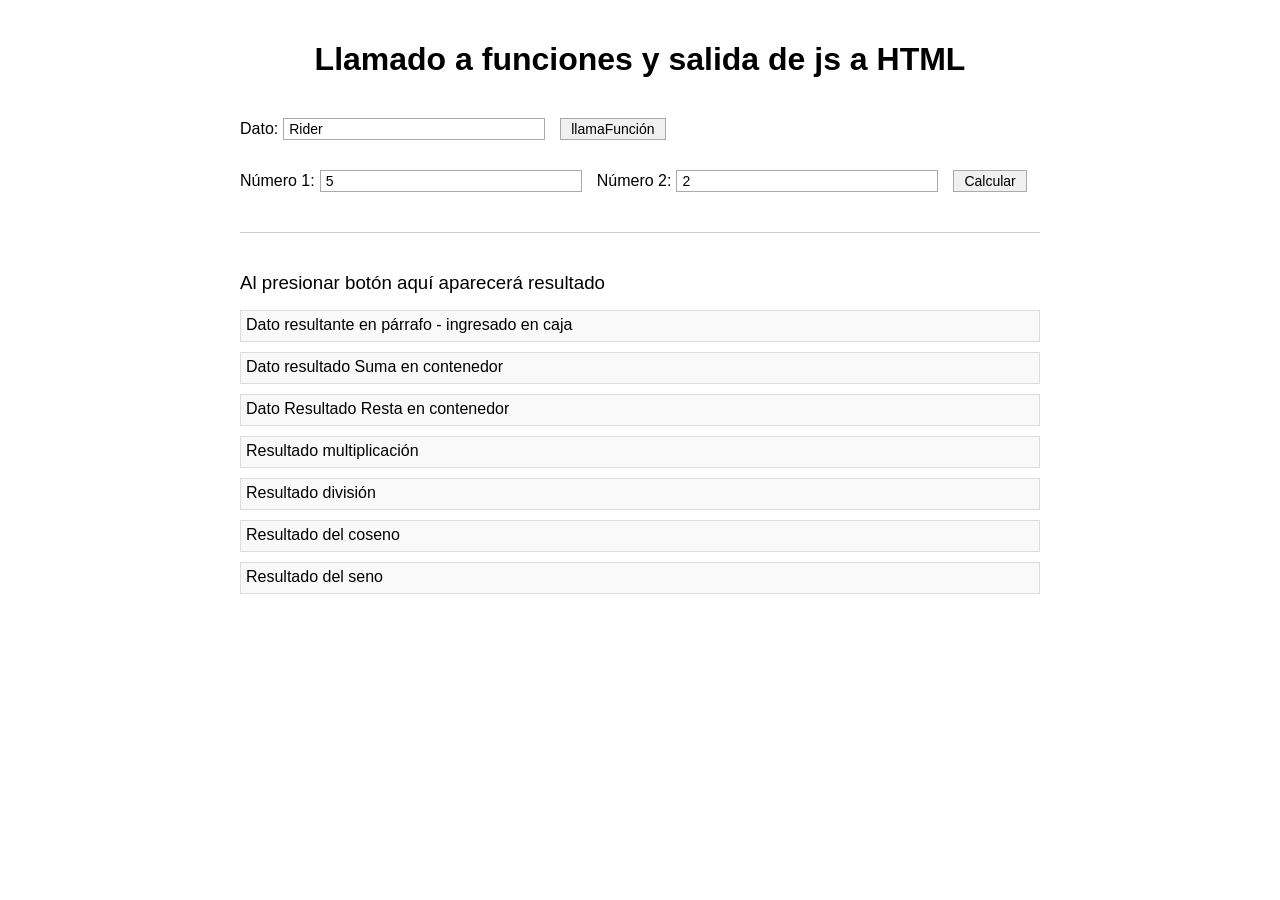
<file: index.html>
<!DOCTYPE html>
<html lang="es">
<head>
    <meta charset="UTF-8">
    <meta name="viewport" content="width=device-width, initial-scale=1.0">
    <title>Llamado a funciones y salida de js a HTML</title>
    <link rel="stylesheet" href="style.css">
</head>
<body>

    <div class="container">
        <h1>Llamado a funciones y salida de js a HTML</h1>

        <div class="row">
            <div class="form-group">
                <label for="inputDato">Dato:</label>
                <input type="text" id="inputDato" value="Rider">
            </div>
            <button id="btnLlamaFuncion">llamaFunción</button>
        </div>

        <div class="row">
            <div class="form-group">
                <label for="inputNum1">Número 1:</label>
                <input type="text" id="inputNum1" value="5">
            </div>
            <div class="form-group">
                <label for="inputNum2">Número 2:</label>
                <input type="text" id="inputNum2" value="2">
            </div>
            <button id="btnCalcular">Calcular</button>
        </div>

        <!-- Sección agregada según la nueva imagen -->
        <div class="resultados">
            <h3>Al presionar botón aquí aparecerá resultado</h3>
            <p id="pfoSalida">Dato resultante en párrafo - ingresado en caja</p>
            <div id="divSalidaSuma">Dato resultado Suma en contenedor</div>
            <div id="divSalidaResta">Dato Resultado Resta en contenedor</div>
            <div id="divSalidaMultiplica">Resultado multiplicación</div>
            <div id="divSalidaDivision">Resultado división</div>
            <div id="divSalidaCoseno">Resultado del coseno</div>
            <div id="divSalidaSeno">Resultado del seno</div>
        </div>
    </div>

    <script src="script.js"></script>
</body>
</html>
</file>
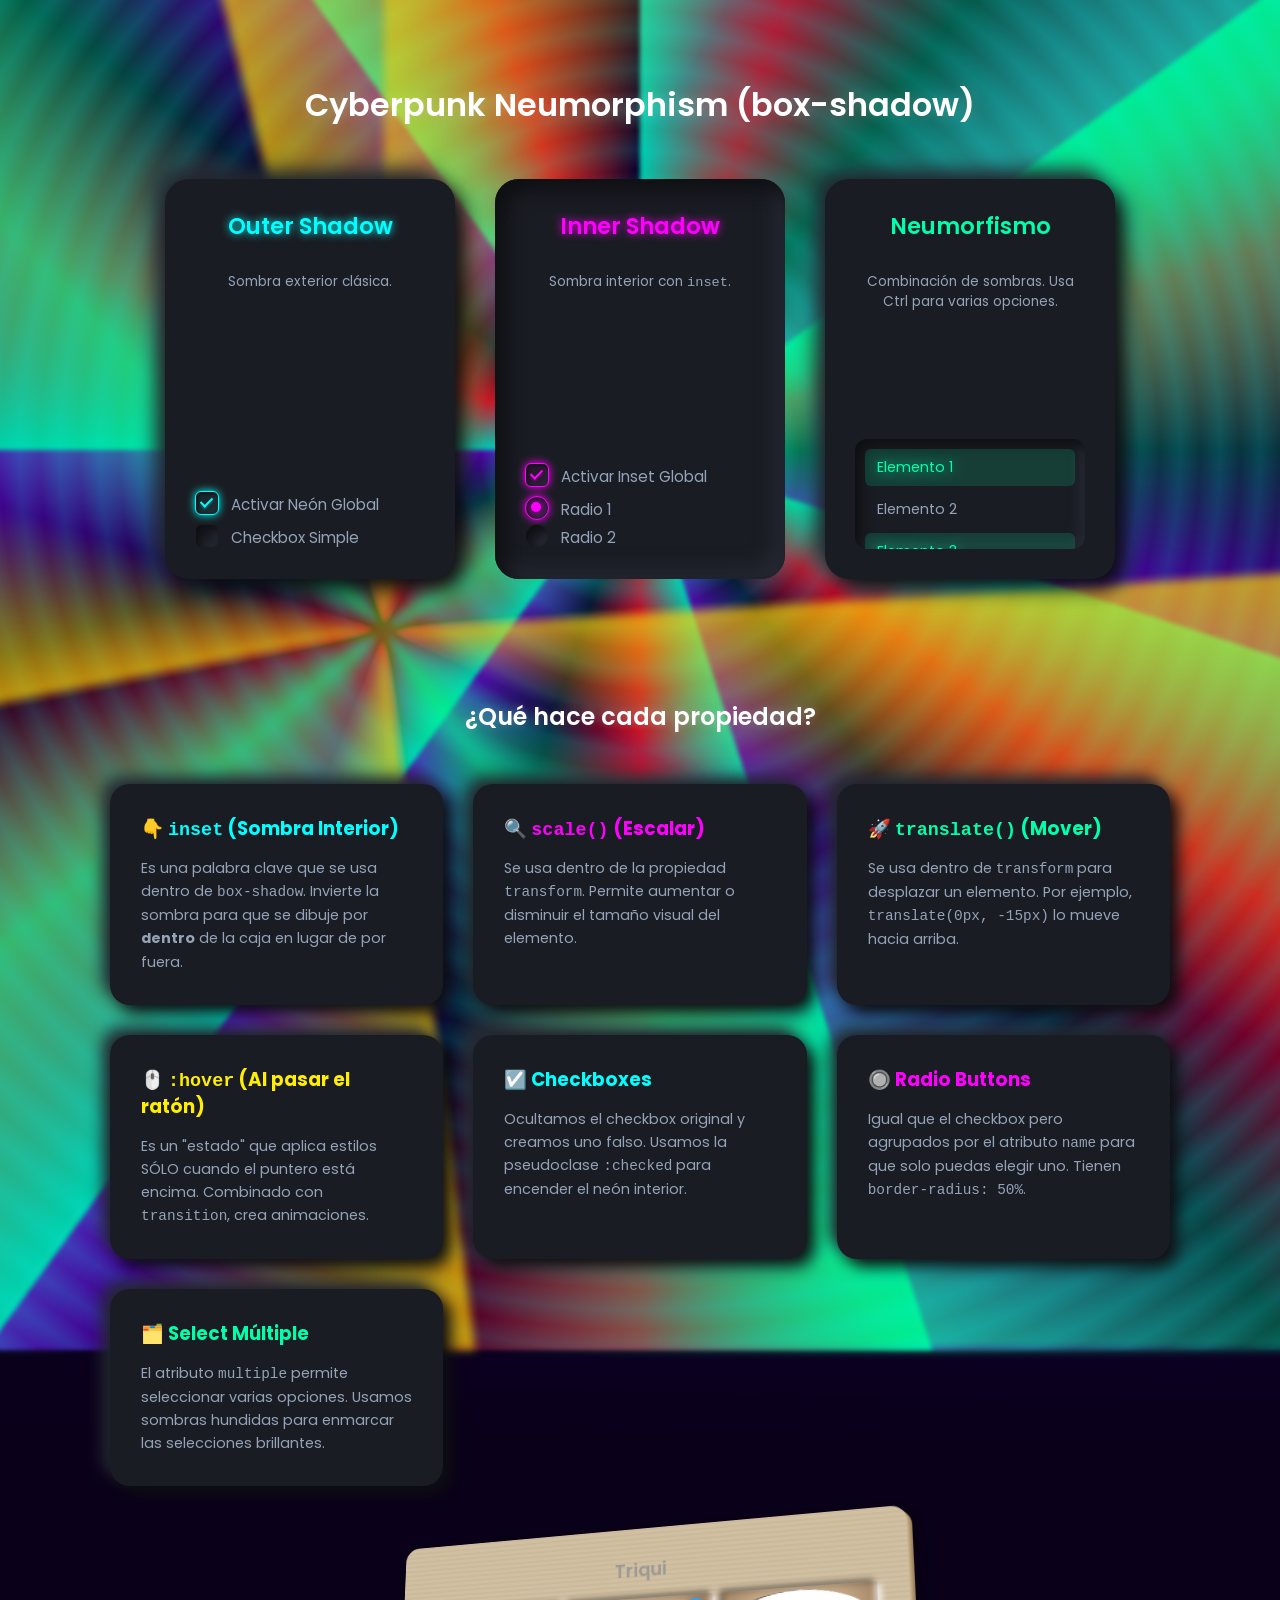
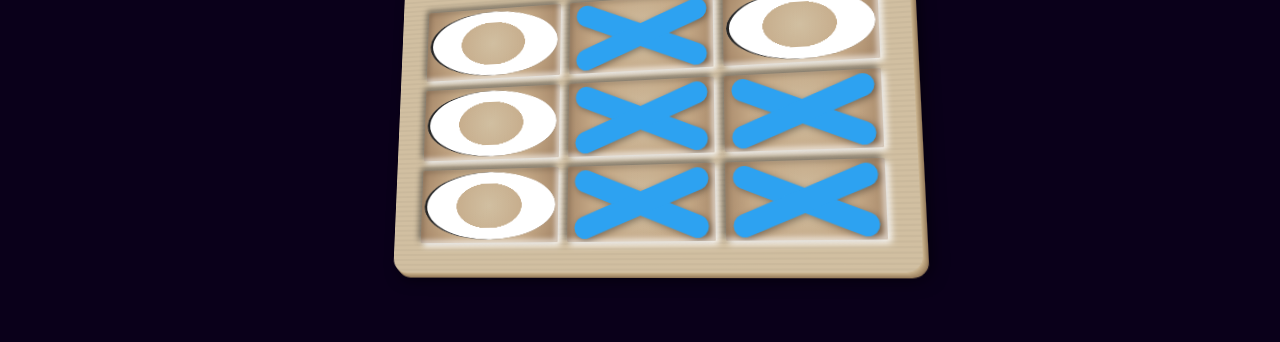
<file: shadows.html>
<!DOCTYPE html>
<html lang="es">
<head>
    <meta charset="UTF-8" />
    <meta name="viewport" content="width=device-width, initial-scale=1.0" />
    <title>Ejemplos de Sombras en CSS</title>
    <link rel="stylesheet" href="shadows.css" />
</head>
<body>
    <div class="main-wrapper">
        <!-- CONTROLES GLOBALES OCULTOS PARA EL HACK CSS -->
        <input type="checkbox" id="neon-toggle" name="neon-toggle" class="global-toggle" checked />
        <input type="checkbox" id="inner-toggle" name="inner-toggle" class="global-toggle" checked />

        <div class="content">
            <h1>Cyberpunk Neumorphism (box-shadow)</h1>
            
            <!-- TARJETAS PRINCIPALES (Con formularios integrados) -->
            <div class="container">
                
                <div class="card outer-shadow">
                    <h2>Outer Shadow</h2>
                    <p>Sombra exterior clásica.</p>
                    <div class="demo-form">
                        <!-- Controla el Neon Global -->
                        <div class="input-group">
                            <label for="neon-toggle" class="custom-checkbox-label label-neon-toggle">
                                <span class="checkmark cyan-neon">&nbsp;</span>
                                Activar Neón Global
                            </label>
                        </div>
                        
                        <!-- Checkbox Normal -->
                        <div class="input-group mt-10">
                            <input type="checkbox" id="simple-check" name="simple-check" class="hidden-input" />
                            <label for="simple-check" class="custom-checkbox-label">
                                <span class="checkmark cyan-neon">&nbsp;</span>
                                Checkbox Simple
                            </label>
                        </div>
                    </div>
                </div>

                <div class="card inner-shadow">
                    <h2>Inner Shadow</h2>
                    <p>Sombra interior con <code>inset</code>.</p>
                    <div class="demo-form">
                        <!-- Controla el Inset Global -->
                        <div class="input-group">
                            <label for="inner-toggle" class="custom-checkbox-label label-inner-toggle">
                                <span class="checkmark magenta-neon">&nbsp;</span>
                                Activar Inset Global
                            </label>
                        </div>
                        
                        <!-- Radios Normales para demostrar el funcionamiento -->
                        <div class="input-group mt-10">
                            <input type="radio" id="radio-1" name="demo-radio" value="opcion1" class="hidden-input" checked />
                            <label for="radio-1" class="custom-radio-label">
                                <span class="radiomark magenta-neon">&nbsp;</span>
                                Radio 1
                            </label>
                        </div>
                        <div class="input-group mt-5">
                            <input type="radio" id="radio-2" name="demo-radio" value="opcion2" class="hidden-input" />
                            <label for="radio-2" class="custom-radio-label">
                                <span class="radiomark magenta-neon">&nbsp;</span>
                                Radio 2
                            </label>
                        </div>
                    </div>
                </div>
                
                <div class="card neumorphism">
                    <h2>Neumorfismo</h2>
                    <p>Combinación de sombras. Usa Ctrl para varias opciones.</p>
                    <div class="demo-form w-100">
                        <select id="multi-select" name="multi-select" class="custom-select" multiple aria-label="Selección múltiple">
                            <option value="1" selected>Elemento 1</option>
                            <option value="2">Elemento 2</option>
                            <option value="3" selected>Elemento 3</option>
                        </select>
                    </div>
                </div>

            </div>

            <!-- EXPLICACIONES -->
            <div class="explanation">
                <h2>¿Qué hace cada propiedad?</h2>
                <div class="grid">
                    <div class="info-card cyan-card">
                        <h3>👇 <code>inset</code> (Sombra Interior)</h3>
                        <p>Es una palabra clave que se usa dentro de <code>box-shadow</code>. Invierte la sombra para que se dibuje por <strong>dentro</strong> de la caja en lugar de por fuera.</p>
                    </div>
                    
                    <div class="info-card magenta-card">
                        <h3>🔍 <code>scale()</code> (Escalar)</h3>
                        <p>Se usa dentro de la propiedad <code>transform</code>. Permite aumentar o disminuir el tamaño visual del elemento.</p>
                    </div>

                    <div class="info-card green-card">
                        <h3>🚀 <code>translate()</code> (Mover)</h3>
                        <p>Se usa dentro de <code>transform</code> para desplazar un elemento. Por ejemplo, <code>translate(0px, -15px)</code> lo mueve hacia arriba.</p>
                    </div>

                    <div class="info-card yellow-card">
                        <h3>🖱️ <code>:hover</code> (Al pasar el ratón)</h3>
                        <p>Es un "estado" que aplica estilos SÓLO cuando el puntero está encima. Combinado con <code>transition</code>, crea animaciones.</p>
                    </div>

                    <div class="info-card cyan-card">
                        <h3>☑️ Checkboxes</h3>
                        <p>Ocultamos el checkbox original y creamos uno falso. Usamos la pseudoclase <code>:checked</code> para encender el neón interior.</p>
                    </div>

                    <div class="info-card magenta-card">
                        <h3>🔘 Radio Buttons</h3>
                        <p>Igual que el checkbox pero agrupados por el atributo <code>name</code> para que solo puedas elegir uno. Tienen <code>border-radius: 50%</code>.</p>
                    </div>

                    <div class="info-card green-card">
                        <h3>🗂️ Select Múltiple</h3>
                        <p>El atributo <code>multiple</code> permite seleccionar varias opciones. Usamos sombras hundidas para enmarcar las selecciones brillantes.</p>
                    </div>
                </div>
            </div>

            <!-- TRIQUI (TIC-TAC-TOE) ESTATICO - IMAGEN MADERA -->
            <div class="triqui-container">
                <h2 class="triqui-title">Triqui</h2>
                <div class="triqui-board">
                    <!-- Fila 1: O X O -->
                    <div class="triqui-slot"><div class="triqui-piece piece-o"></div></div>
                    <div class="triqui-slot"><div class="triqui-piece piece-x"></div></div>
                    <div class="triqui-slot"><div class="triqui-piece piece-o"></div></div>
                    
                    <!-- Fila 2: O X X -->
                    <div class="triqui-slot"><div class="triqui-piece piece-o"></div></div>
                    <div class="triqui-slot"><div class="triqui-piece piece-x"></div></div>
                    <div class="triqui-slot"><div class="triqui-piece piece-x"></div></div>
                    
                    <!-- Fila 3: O X X -->
                    <div class="triqui-slot"><div class="triqui-piece piece-o"></div></div>
                    <div class="triqui-slot"><div class="triqui-piece piece-x"></div></div>
                    <div class="triqui-slot"><div class="triqui-piece piece-x"></div></div>
                </div>
            </div>

        </div>
    </div>
</body>
</html>
</file>
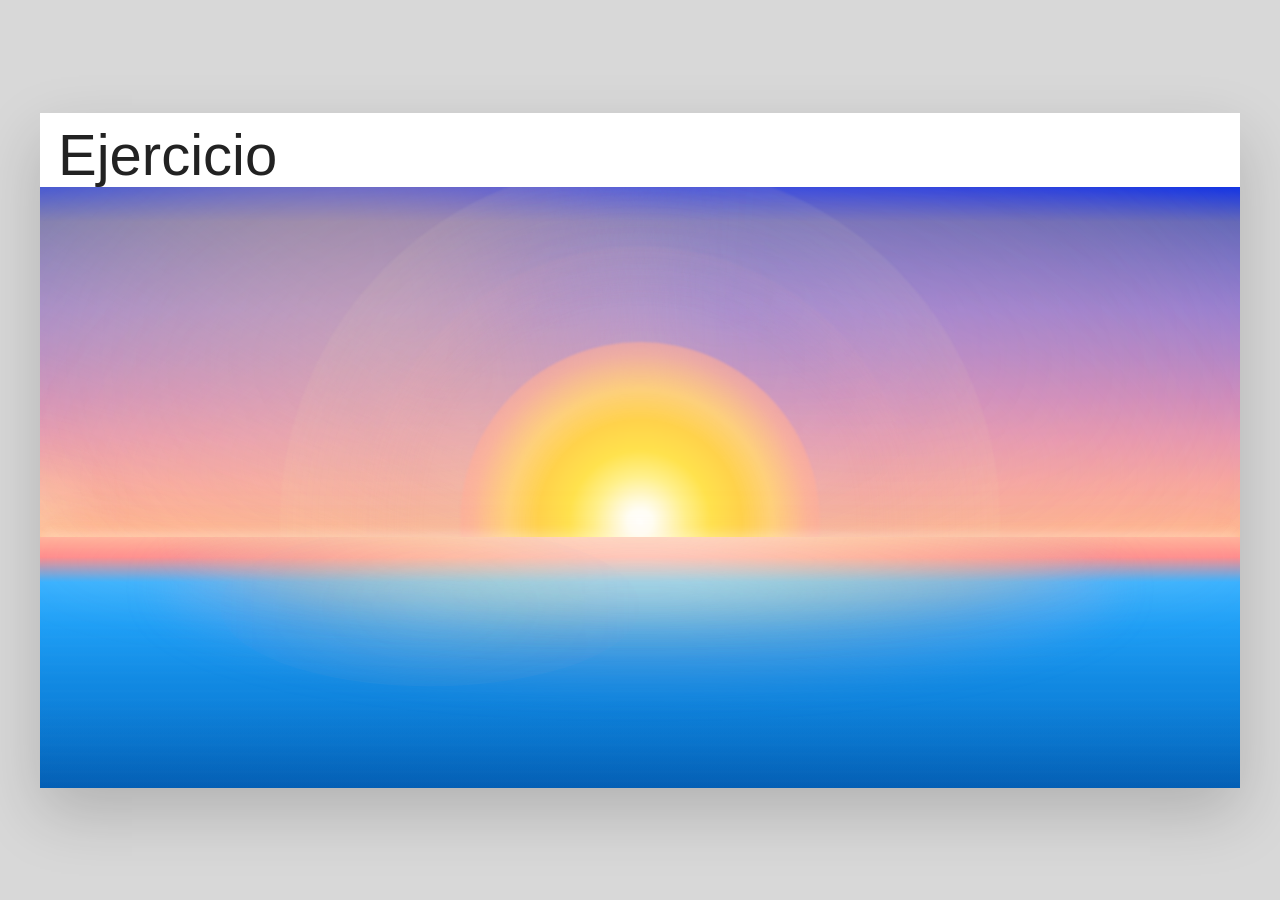
<file: ordenado/ejercicio 4.html>
<!DOCTYPE html>
<html lang="es">

<head>

    <meta charset="UTF-8">

    <meta name="viewport"
          content="width=device-width, initial-scale=1.0">

    <title>Atardecer</title>

    <link rel="stylesheet" href="style.css">

</head>

<body>

<div class="scene">

    <!-- Barra superior -->

    <header class="top">

        <h1>Ejercicio</h1>

    </header>

    <!-- Fondo del atardecer -->

    <section class="sky">

    <div class="sun"></div>

    <div class="sunlight"></div>

    <div class="light-left"></div>

    <div class="light-right"></div>

    <div class="glow"></div>

</section>

        <!-- Todo el cielo se dibujará con CSS -->

    </section>

    <!-- Horizonte -->

    <div class="line"></div>

    <!-- Agua -->

<section class="water">

    <div class="water-glow"></div>

    <div class="reflection"></div>

    <div class="waves"></div>

    <div class="mist"></div>

</section>
</div>

</body>

</html>
</file>
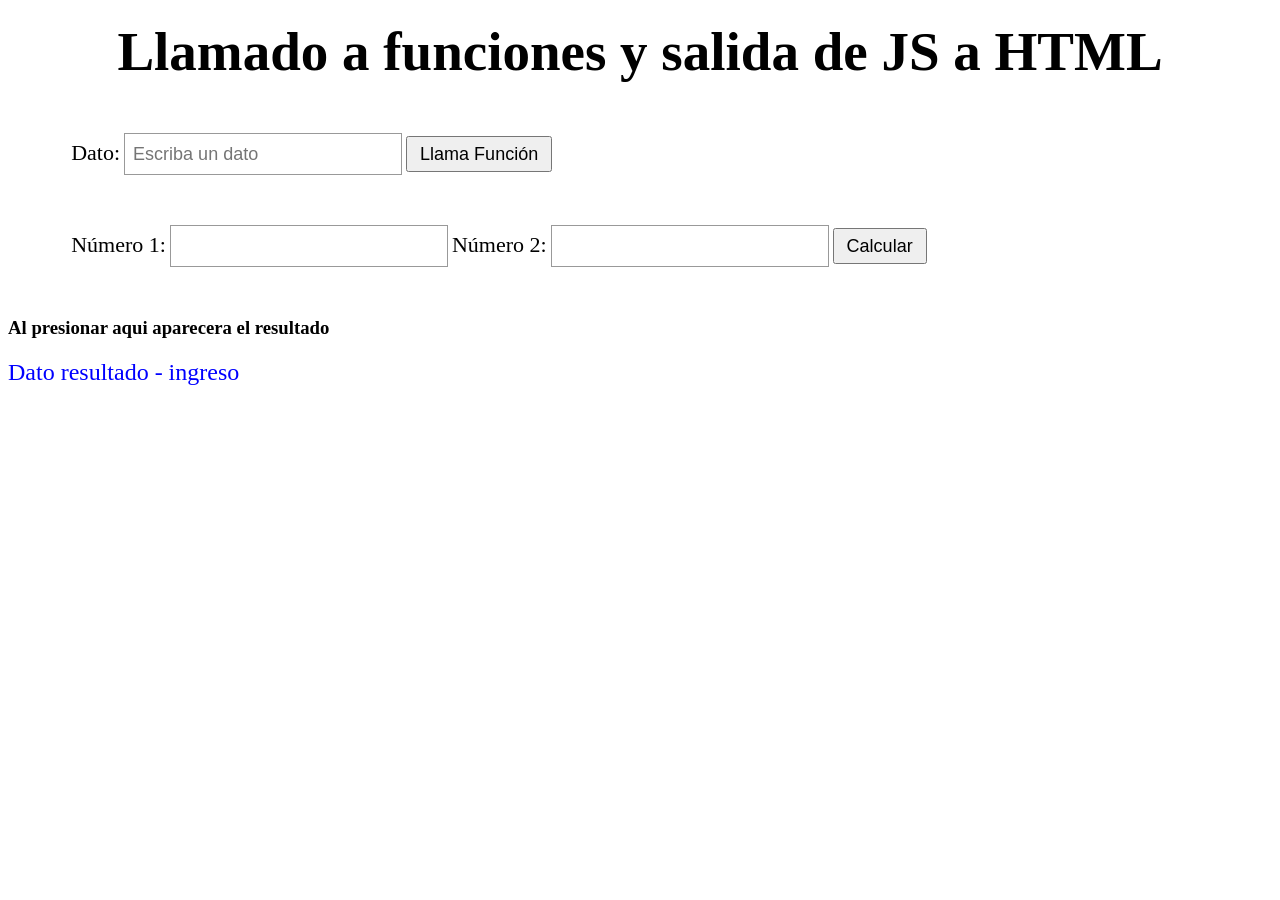
<file: ordenado/inicio_js.html>
<!DOCTYPE html>
<html lang="es">
<head>
    <meta charset="UTF-8">
    <meta name="viewport" content="width=device-width, initial-scale=1.0">
    <title>Llamado a funciones y salida de JS a HTML</title>

    <style>
        body {
            font-family: Georgia, serif;
            background: white;
        }

        h1 {
            text-align: center;
            font-size: 55px;
            margin-top: 20px;
            margin-bottom: 50px;
        }

        .contenedor {
            width: 90%;
            margin: auto;
        }

        .fila {
            margin-bottom: 50px;
        }

        label {
            font-size: 22px;
        }

        input {
            width: 260px;
            height: 32px;
            font-size: 18px;
            color: #000;
            border: 1px solid #999;
            padding: 4px 8px;
            background: #fff;
        }

        input:focus {
            outline: none;
            border-color: #666;
        }

        input:invalid {
            box-shadow: none;
        }

        button {
            height: 36px;
            font-size: 18px;
            cursor: pointer;
            padding: 0 12px;
        }

        #resultado,
        #resultado2 {
            margin-top: 20px;
            font-size: 24px;
            color: blue;
        }
    </style>

    <script>
        function llamarFuncion() {
            let dato = document.getElementById("dato").value.trim();

            if (dato === "") {
                document.getElementById("resultado").textContent =
                    "Por favor escribe un dato.";
                return;
            }

            document.getElementById("resultado").textContent =
                "Hola " + dato + ", esta es la salida de JavaScript.";
        }

        function calcular() {
            let n1 = parseFloat(document.getElementById("n1").value);
            let n2 = parseFloat(document.getElementById("n2").value);

            if (isNaN(n1) || isNaN(n2)) {
                document.getElementById("resultado2").textContent =
                    "Por favor ingresa dos números válidos.";
                return;
            }

            let suma = n1 + n2;

            document.getElementById("resultado2").textContent =
                "Resultado: " + suma;
        }
    </script>
</head>

<body>

    <h1>Llamado a funciones y salida de JS a HTML</h1>

    <div class="contenedor">

        <div class="fila">
            <label for="dato">Dato:</label>

            <input
                type="text"
                id="dato"
                placeholder="Escriba un dato">

            <button type="button" onclick="llamarFuncion()">
                Llama Función
            </button>

            <div id="resultado"></div>
        </div>

        <div class="fila">
            <label for="n1">Número 1:</label>

            <input
                type="number"
                id="n1"
                step="any">

            <label for="n2">Número 2:</label>

            <input
                type="number"
                id="n2"
                step="any">

            <button type="button" onclick="calcular()">
                Calcular
            </button>

            <div id="resultado2"></div>
        </div>

    </div>
    
    <h3>Al presionar aqui aparecera el resultado</h3>
    <p id="resultado">Dato resultado - ingreso</p>
    


    
</body>
</html>
</file>
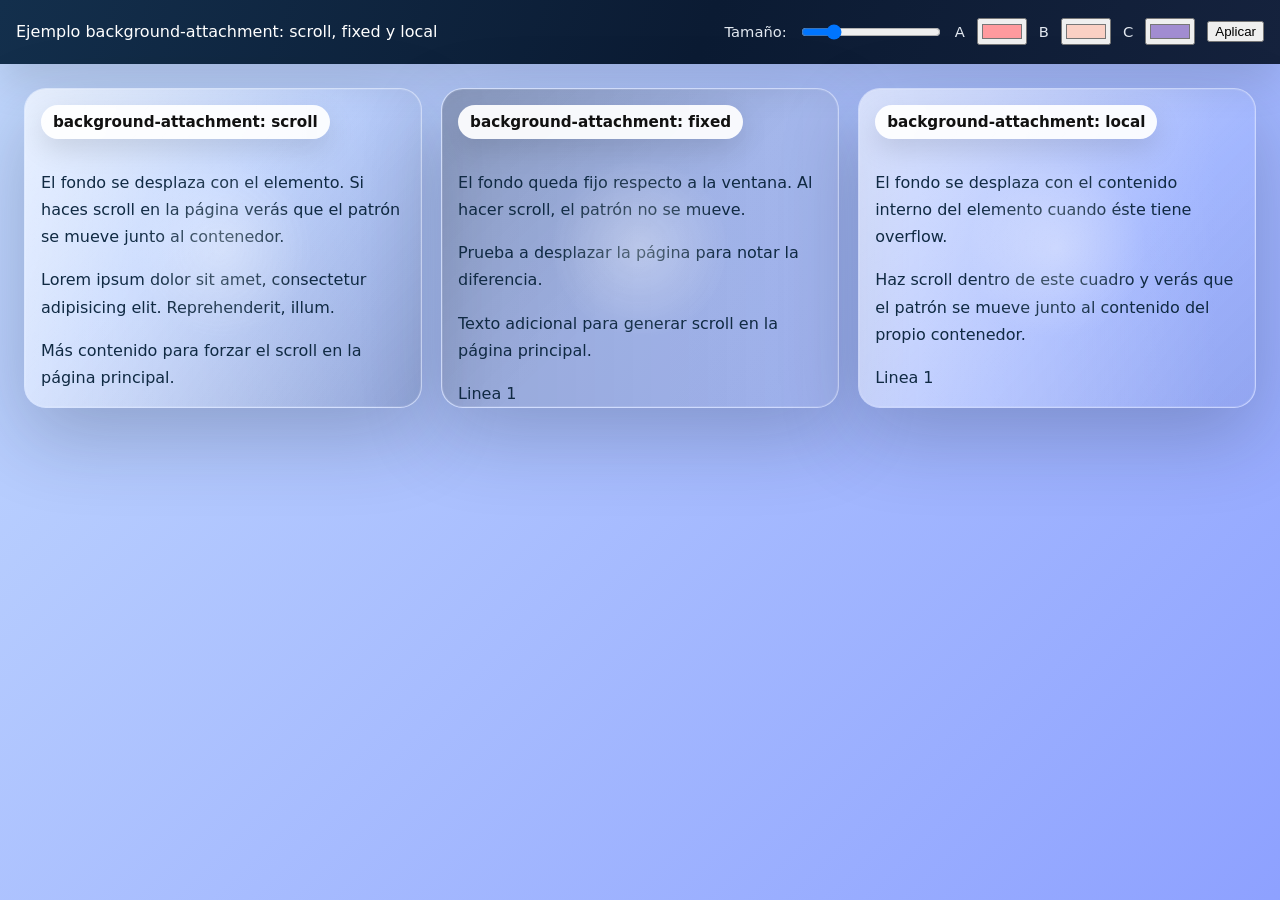
<file: ordenado/prueba.html>
<!doctype html>
<html lang="es">
<head>
  <meta charset="utf-8">
  <meta name="viewport" content="width=device-width,initial-scale=1">
  <title>Ejemplo background-attachment: scroll | fixed | local</title>
  <style>
    :root{
      --primary:#0f172a; /* fondo header */
      --card-a:#ff9a9e;
      --card-b:#fad0c4;
      --card-c:#a18cd1;
      --cell-height:320px;
      --gap:1.2rem;
      --radius:22px;
      --shadow:0 20px 60px rgba(15,23,42,.15);
      --bg-scroll: url("https://plus.unsplash.com/premium_photo-1711031505781-2a45c879ceac?fm=jpg&q=60&w=3000&auto=format&fit=crop&ixlib=rb-4.1.0&ixid=M3wxMjA3fDB8MHxzZWFyY2h8MXx8Zm90b2dyYWZpYSUyMGFydGlzdGljYXxlbnwwfHwwfHx8MA%3D%3D");
      --bg-fixed: url("https://plus.unsplash.com/premium_photo-1711031505781-2a45c879ceac?fm=jpg&q=60&w=3000&auto=format&fit=crop&ixlib=rb-4.1.0&ixid=M3wxMjA3fDB8MHxzZWFyY2h8MXx8Zm90b2dyYWZpYSUyMGFydGlzdGljYXxlbnwwfHwwfHx8MA%3D%3D");
      --bg-local: url("https://plus.unsplash.com/premium_photo-1711031505781-2a45c879ceac?fm=jpg&q=60&w=3000&auto=format&fit=crop&ixlib=rb-4.1.0&ixid=M3wxMjA3fDB8MHxzZWFyY2h8MXx8Zm90b2dyYWZpYSUyMGFydGlzdGljYXxlbnwwfHwwfHx8MA%3D%3D");
    }

    *{box-sizing:border-box}
    body {
      margin:0;
      min-height:100vh;
      font-family: system-ui, "Segoe UI", Arial, sans-serif;
      background: linear-gradient(135deg, #c3dafe 0%, #8b9eff 35%, #d8b4ff 70%, #ffe4ff 100%);
      background-size: 300% 300%;
      animation: surfaceFlow 20s ease infinite;
      color:#102a43;
    }
    header {
      padding:1.15rem 1rem;
      background: linear-gradient(110deg, #132f4c, #0b1b33 55%, #15223d);
      color:#fff;
      display:flex;
      gap:1rem;
      align-items:center;
      justify-content:space-between;
      box-shadow:0 18px 40px rgba(0,0,0,.12);
    }
    .controls{display:flex; flex-wrap:wrap; gap:.75rem; align-items:center}
    .controls label{color:#e2e8f0; font-size:.92rem}
    .controls input[type=range]{width:140px}

    .wrapper { display:flex; gap:var(--gap); padding:1.5rem; box-sizing:border-box; }
    .card {
      flex:1;
      border-radius:var(--radius);
      height:var(--cell-height);
      overflow-y:scroll;
      position:relative;
      box-shadow:0 28px 80px rgba(15,23,42,.24), inset 0 0 0 1px rgba(255,255,255,.12);
      border:1px solid rgba(255,255,255,.45);
      transition: transform .28s ease, box-shadow .28s ease, background-position .18s ease, border-color .28s ease;
      background-clip: padding-box;
      background-origin: border-box;
      background-position: center;
      background-size: cover;
      background-blend-mode: overlay;
      transform-style: preserve-3d;
    }
    .card:hover{transform: translateY(-14px) scale(1.01); box-shadow:0 36px 98px rgba(15,23,42,.28);}
    .card::before {
      content:'';
      position:absolute;
      inset:0;
      border-radius:inherit;
      pointer-events:none;
      background: radial-gradient(circle at var(--mouseX,50%) var(--mouseY,50%), rgba(255,255,255,.45), rgba(255,255,255,0) 35%);
      opacity:0.65;
      mix-blend-mode: screen;
      transition: opacity .2s ease, background-position .2s ease;
    }
    .card:hover::before{opacity:.78;}
    .label { position:absolute; left:16px; top:16px; background:rgba(255,255,255,0.92); padding:8px 12px; border-radius:999px; font-weight:700; font-size:.95rem; color:#111; box-shadow:0 10px 28px rgba(0,0,0,.12); }

    /* fondos diferenciados por tarjeta usando variables */
    .card.bg { background-repeat: no-repeat; background-position: center; }
     /* ahora permiten usar una imagen vía variable CSS --bg-scroll/--bg-fixed/--bg-local
       por ejemplo: :root{ --bg-scroll: url("ruta/imagen.jpg"); } */
       
    /* aplicar un linear-gradient hacia la derecha sobre cada fondo (overlay) */
    .scroll { background-image: linear-gradient(135deg, rgba(255,255,255,0.36), rgba(255,255,255,0.04) 42%, rgba(15,23,42,0.18)), linear-gradient(to right, rgba(255,255,255,0.42), rgba(255,255,255,0) 90%), var(--bg-scroll, repeating-linear-gradient(135deg, var(--card-a) 0 30px, var(--card-b) 30px 60px)); background-attachment: scroll; }
    .fixed { background-image: linear-gradient(135deg, rgba(0,0,0,0.28), rgba(255,255,255,0.06) 42%), linear-gradient(to right, rgba(0,0,0,0.24), rgba(0,0,0,0) 90%), var(--bg-fixed, repeating-linear-gradient(135deg, var(--card-b) 0 30px, var(--card-c) 30px 60px)); background-attachment: fixed; }
    .local { background-image: linear-gradient(135deg, rgba(255,255,255,0.32), rgba(255,255,255,0.02) 42%, rgba(15,23,42,0.14)), linear-gradient(to right, rgba(255,255,255,0.36), rgba(255,255,255,0) 90%), var(--bg-local, repeating-linear-gradient(135deg, var(--card-c) 0 30px, var(--card-a) 30px 60px)); background-attachment: local; }

    .content { padding:4rem 1rem 1rem; line-height:1.7; color:#102a43; }

    @keyframes surfaceFlow { 0% { background-position: 0% 50%; } 50% { background-position: 100% 50%; } 100% { background-position: 0% 50%; } }

    /* responsive */
    @media (max-width:900px){ .wrapper{flex-direction:column} }
  </style>
  <script>
    function applySettings(){
      const size = document.getElementById('size').value + 'px'
      const a = document.getElementById('colorA').value
      const b = document.getElementById('colorB').value
      const c = document.getElementById('colorC').value
      document.documentElement.style.setProperty('--cell-height', size)
      document.documentElement.style.setProperty('--card-a', a)
      document.documentElement.style.setProperty('--card-b', b)
      document.documentElement.style.setProperty('--card-c', c)
    }

    function attachMotionEffect(){
      const cards = document.querySelectorAll('.card.bg')
      cards.forEach(card => {
        card.addEventListener('mousemove', e => {
          const rect = card.getBoundingClientRect()
          const x = e.clientX - rect.left
          const y = e.clientY - rect.top
          const moveX = (x / rect.width - 0.5) * 18
          const moveY = (y / rect.height - 0.5) * 18
          card.style.transform = `translateY(-10px) rotateX(${ -moveY }deg) rotateY(${ moveX }deg)`
          card.style.backgroundPosition = `${50 + moveX}% ${50 + moveY}%`
          card.style.setProperty('--mouseX', `${(x / rect.width) * 100}%`)
          card.style.setProperty('--mouseY', `${(y / rect.height) * 100}%`)
          card.style.boxShadow = `0 ${20 - moveY}px ${50 + Math.abs(moveY)}px rgba(15,23,42,0.22)`
        })
        card.addEventListener('mouseleave', () => {
          card.style.transform = ''
          card.style.backgroundPosition = 'center'
          card.style.boxShadow = ''
        })
      })
    }

    window.addEventListener('DOMContentLoaded', ()=>{
      document.getElementById('apply').addEventListener('click', applySettings)
      attachMotionEffect()
    })
  </script>
</head>
<body>
  <header>
    <div>Ejemplo background-attachment: scroll, fixed y local</div>
    <div class="controls">
      <label for="size">Tamaño:</label>
      <input id="size" type="range" min="200" max="800" value="320">
      <label for="colorA">A</label><input id="colorA" type="color" value="#ff9a9e">
      <label for="colorB">B</label><input id="colorB" type="color" value="#fad0c4">
      <label for="colorC">C</label><input id="colorC" type="color" value="#a18cd1">
      <button id="apply" type="button">Aplicar</button>
    </div>

  </header>

  <div class="wrapper">
    <div class="card bg scroll">
      <div class="label">background-attachment: scroll</div>
      <div class="content">
        <p>El fondo se desplaza con el elemento. Si haces scroll en la página verás que el patrón se mueve junto al contenedor.</p>
        <!-- generar suficiente contenido -->
        <p>Lorem ipsum dolor sit amet, consectetur adipisicing elit. Reprehenderit, illum.</p>
        <p>Más contenido para forzar el scroll en la página principal.</p>
        <p>Texto de ejemplo.</p>
        <p>Linea 1</p>
        <p>Linea 2</p>
        <p>Linea 3</p>
        <p>Linea 4</p>
        <p>Linea 5</p>
        <p>Linea 6</p>
        <p>Linea 7</p>
        <p>Linea 8</p>
      </div>
    </div>

    <div class="card bg fixed">
      <div class="label">background-attachment: fixed</div>
      <div class="content">
        <p>El fondo queda fijo respecto a la ventana. Al hacer scroll, el patrón no se mueve.</p>
        <p>Prueba a desplazar la página para notar la diferencia.</p>
        <p>Texto adicional para generar scroll en la página principal.</p>
        <p>Linea 1</p>
        <p>Linea 2</p>
        <p>Linea 3</p>
        <p>Linea 4</p>
        <p>Linea 5</p>
        <p>Linea 6</p>
        <p>Linea 7</p>
        <p>Linea 8</p>
      </div>
    </div>

    <div class="card bg local">
      <div class="label">background-attachment: local</div>
      <div class="content">
        <p>El fondo se desplaza con el contenido interno del elemento cuando éste tiene overflow.</p>
        <p>Haz scroll dentro de este cuadro y verás que el patrón se mueve junto al contenido del propio contenedor.</p>
        <p>Linea 1</p>
        <p>Linea 2</p>
        <p>Linea 3</p>
        <p>Linea 4</p>
        <p>Linea 5</p>
        <p>Linea 6</p>
        <p>Linea 7</p>
        <p>Linea 8</p>
      </div>
    </div>
  </div>

</body>
</html>
</file>
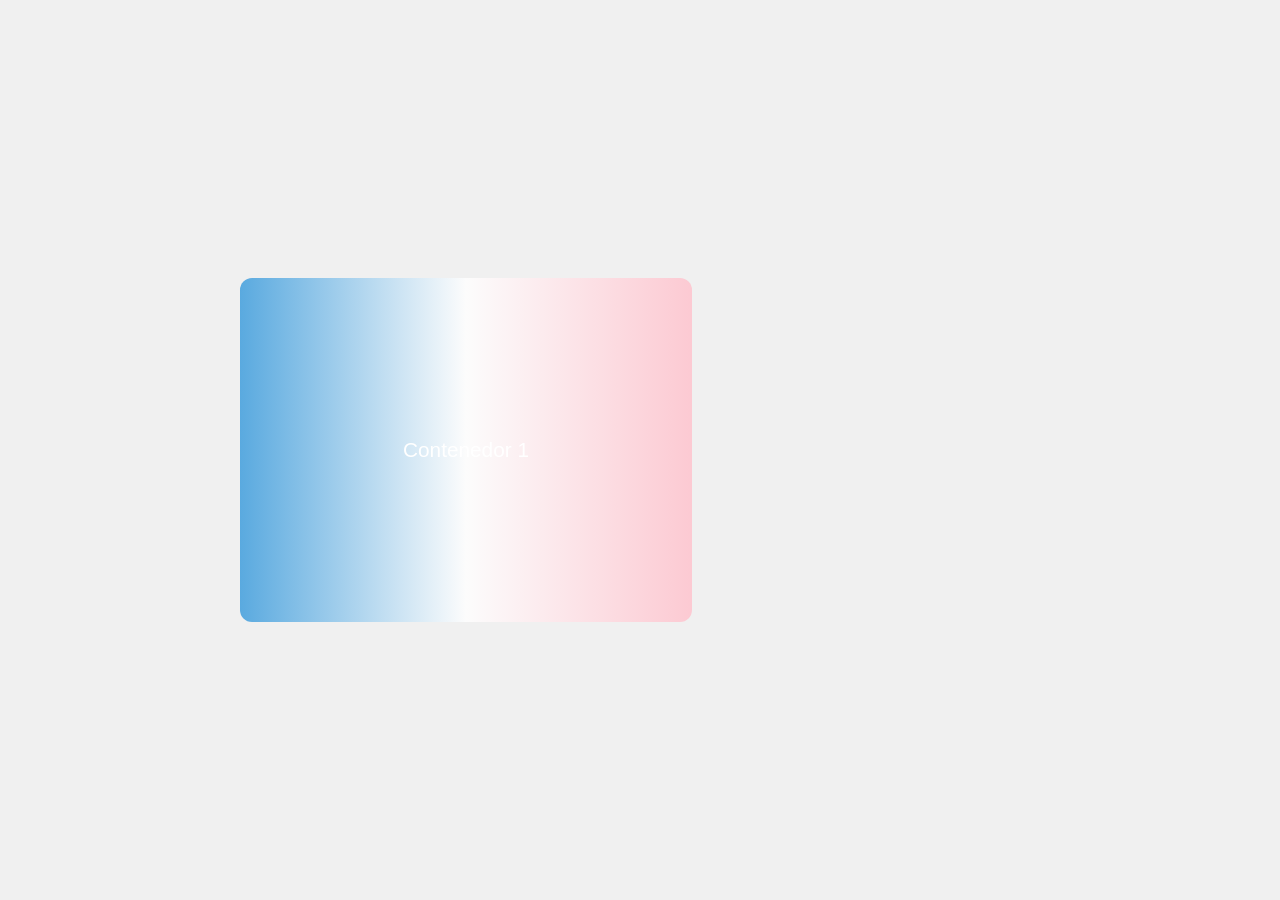
<file: ordenado/veamos.html>
<!DOCTYPE html>
<html lang="es">
<head>
    <meta charset="UTF-8">
    <meta name="viewport" content="width=device-width, initial-scale=1.0">
    <title>Cuatro Contenedores</title>
    <style>
        body {
            margin: 0;
            min-height: 100vh;
            display: flex;
            align-items: center;
            justify-content: center;
            background-color: #f0f0f0;
            font-family: Arial, sans-serif;
        }
        .wrapper {
            width: 90vmin;
            max-width: 800px;
            display: grid;
            grid-template-columns: repeat(2, 1fr);
            gap: 24px;
        }
        .container {
            width: 100%;
            min-height: 280px;
            color: white;
            display: flex;
            align-items: center;
            justify-content: center;
            border-radius: 12px;
            text-align: center;
            padding: 2rem;
            font-size: 1.3rem;
        }
        .container1 {
            background: linear-gradient(270deg, rgba(255, 192, 203, 0.8) 0%, rgba(255, 255, 255, 0.8) 50%, rgba(52, 152, 219, 0.8) 100%);
        }
   
    </style>
</head>
<body>
        <div class="wrapper">
        <div class="container container1">Contenedor 1</div>
    </div>
</body>
</html>
</file>
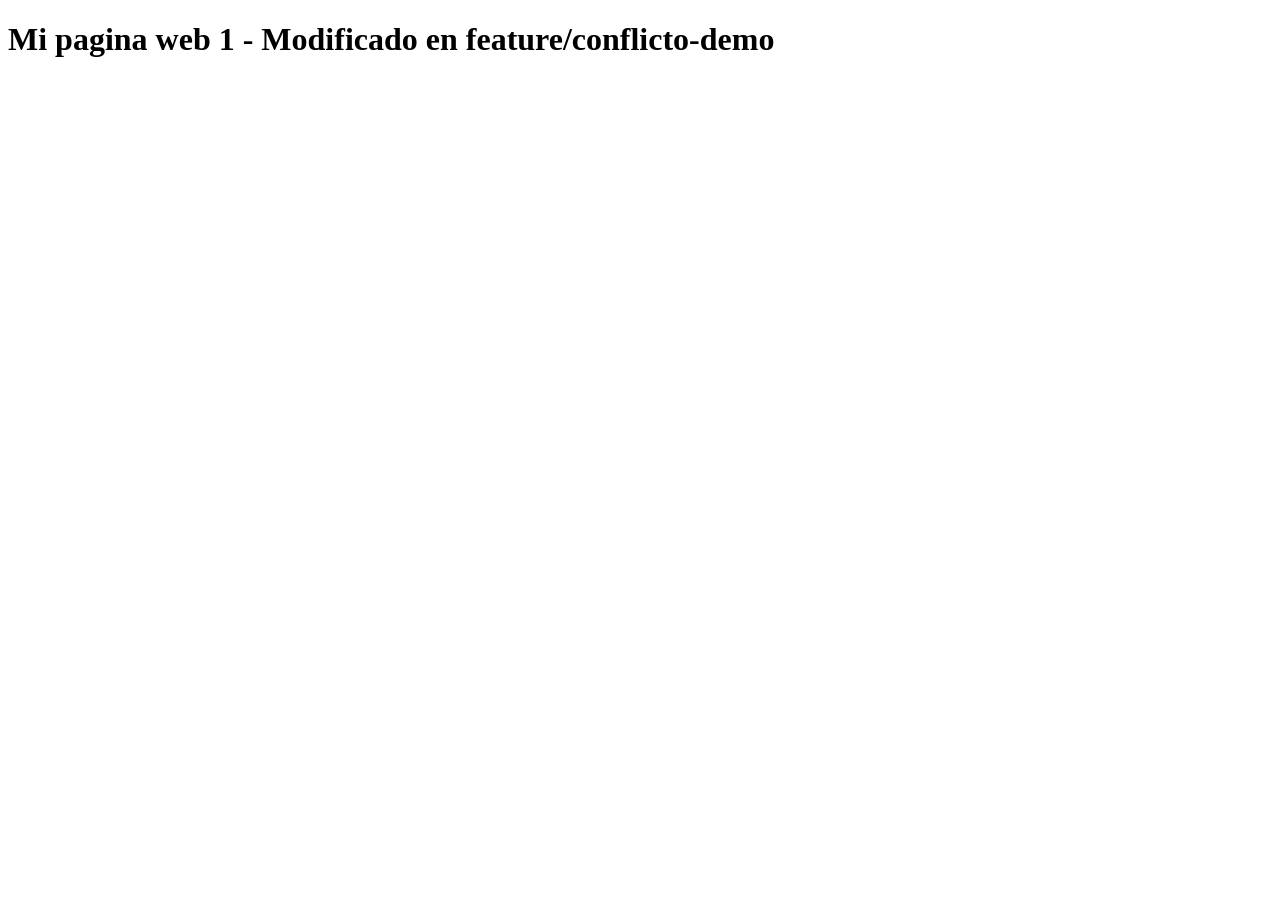
<file: practica1/adso.html>
<!DOCTYPE html>
<html lang="es">

<head>
    <meta charset="UTF-8">
    <meta name="viewport" content="width=device-width, initial-scale=1.0">
    <title>Practica ADSO</title>
</head>

<body>
    <h1>Mi pagina web 1 - Modificado en feature/conflicto-demo</h1>
</body>

</html>
</file>
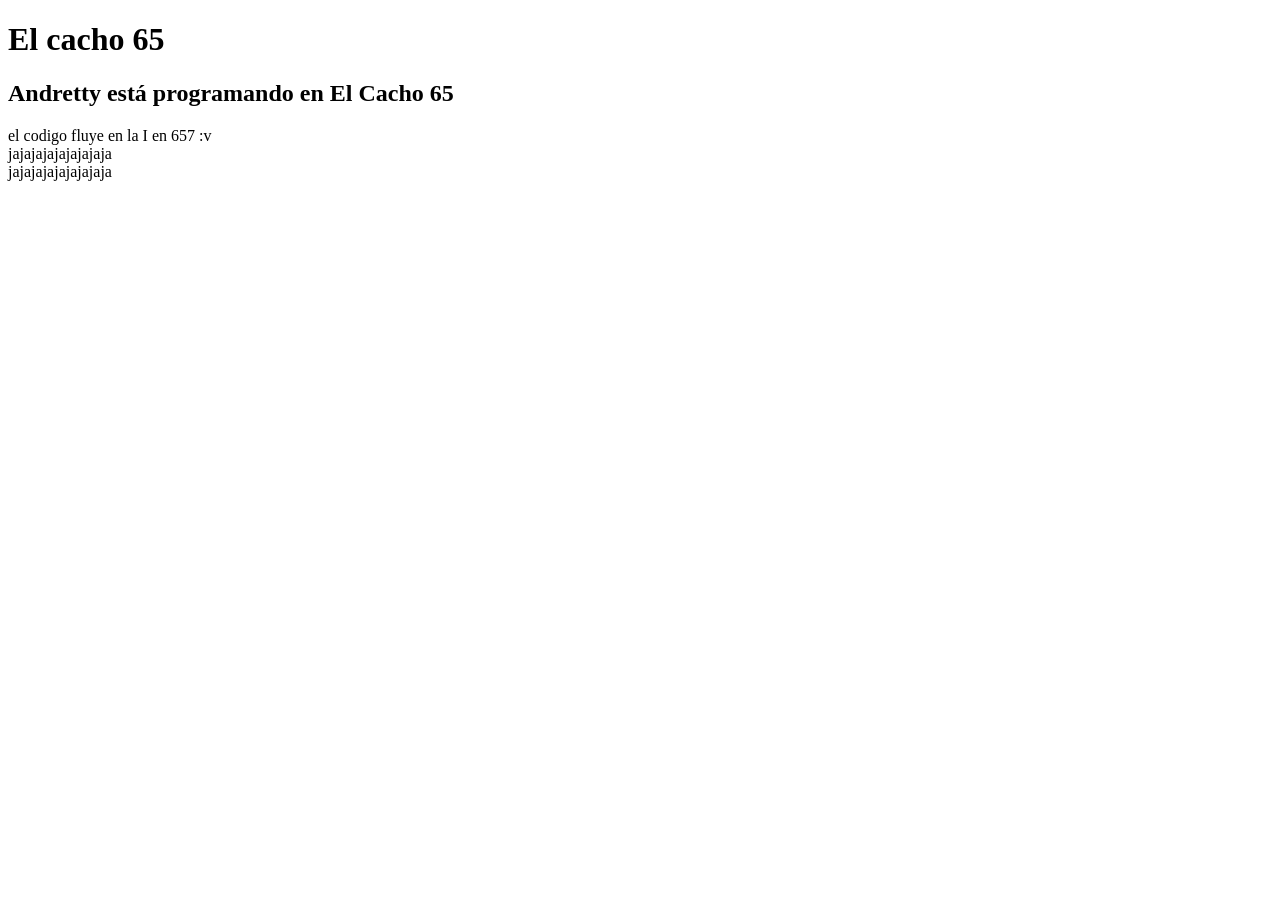
<file: 25_agosto/taller-coderider-ramas/src/andretty_elcacho.html>
<!DOCTYPE html>
<html lang="en">

<head>
    <meta charset="UTF-8">
    <meta name="viewport" content="width=device-width, initial-scale=1.0">
    <title>Document</title>
</head>

<body>
    <h1>El cacho 65</h1>
    <h2>Andretty está programando en El Cacho 65</h2>
    <p>el codigo fluye en la I en 657
        :v
        <br>
        jajajajajajajajaja
        <br>
        jajajajajajajajaja
    </p>

</body>

</html>
</file>
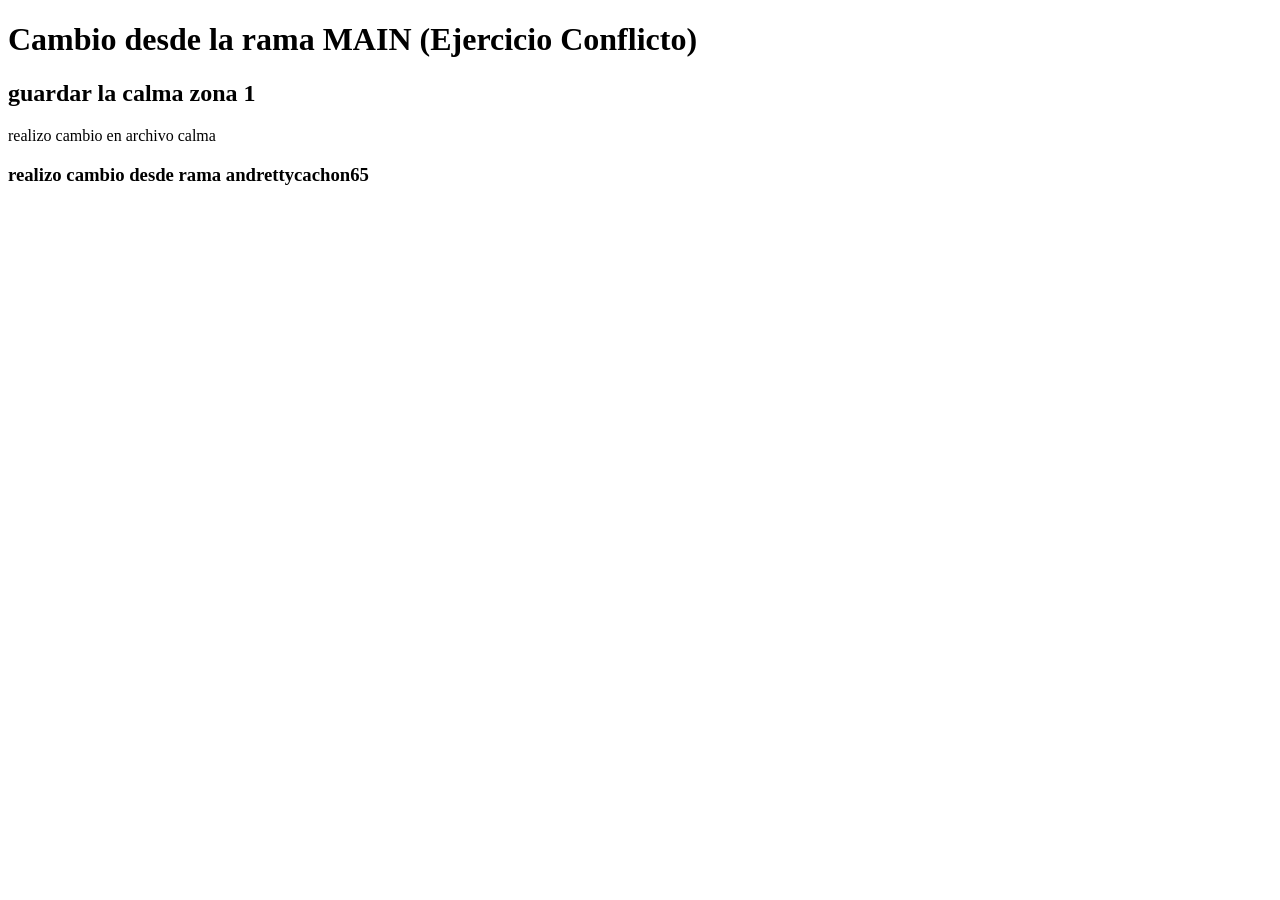
<file: 25_agosto/taller-coderider-ramas/src/calma.html>
<!DOCTYPE html>
<html lang="en">

<head>
    <meta charset="UTF-8">
    <meta name="viewport" content="width=device-width, initial-scale=1.0">
    <title>Document</title>
</head>

<body>
    <h1>Cambio desde la rama MAIN (Ejercicio Conflicto)</h1>
    <h2> guardar la calma zona 1 </h2>
    <p>
        realizo cambio en archivo calma
    </p>
    <h3>realizo cambio desde rama andrettycachon65
    </h3>
</body>

</html>
</file>
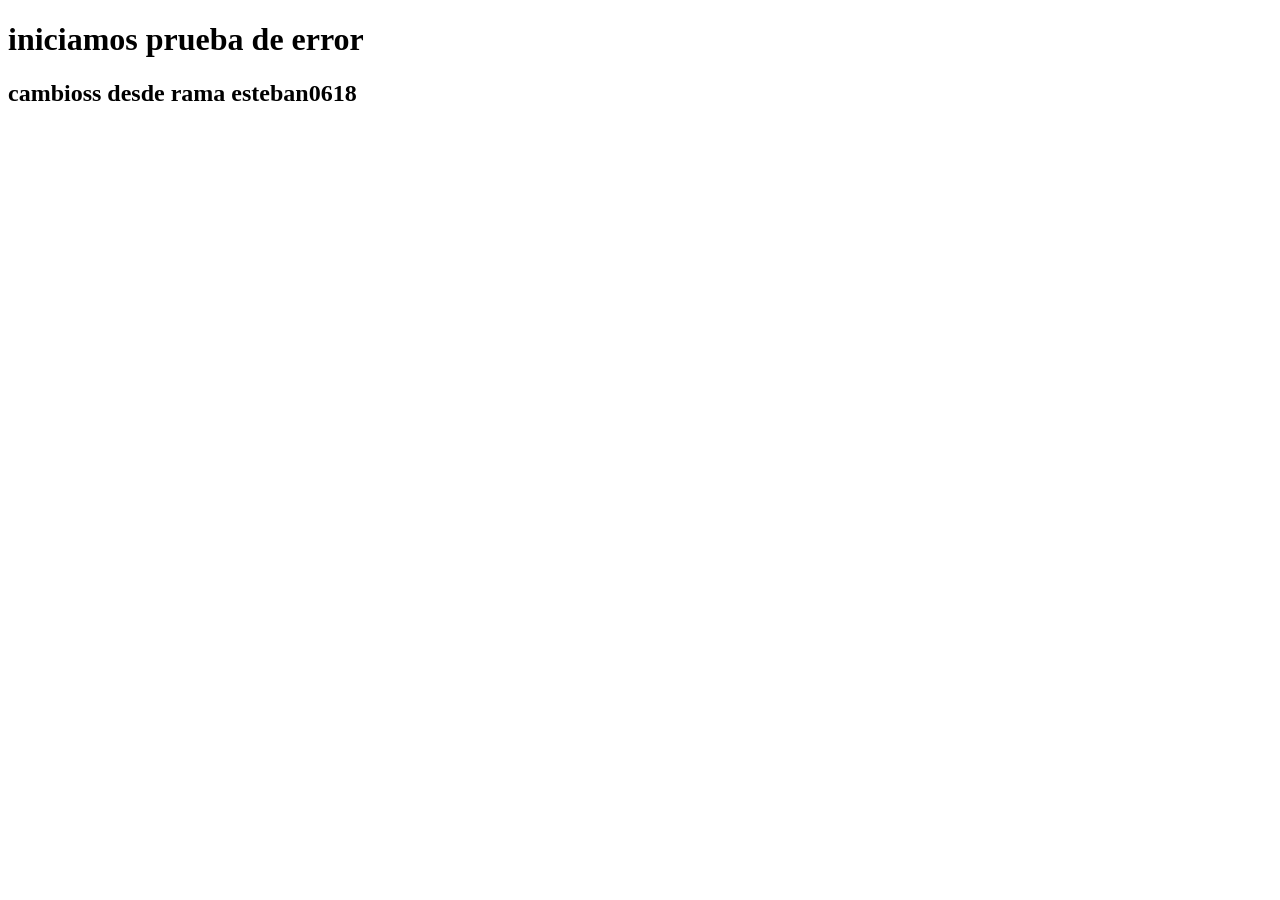
<file: 25_agosto/taller-coderider-ramas/src/esteban0618.html>
<!DOCTYPE html>
<html lang="en">

<head>
    <meta charset="UTF-8">
    <meta name="viewport" content="width=device-width, initial-scale=1.0">
    <title>Document</title>
</head>

<body>
    <h1> iniciamos prueba de error</h1>
    <h2> cambioss desde rama esteban0618</h2>
</body>

</html>
</file>
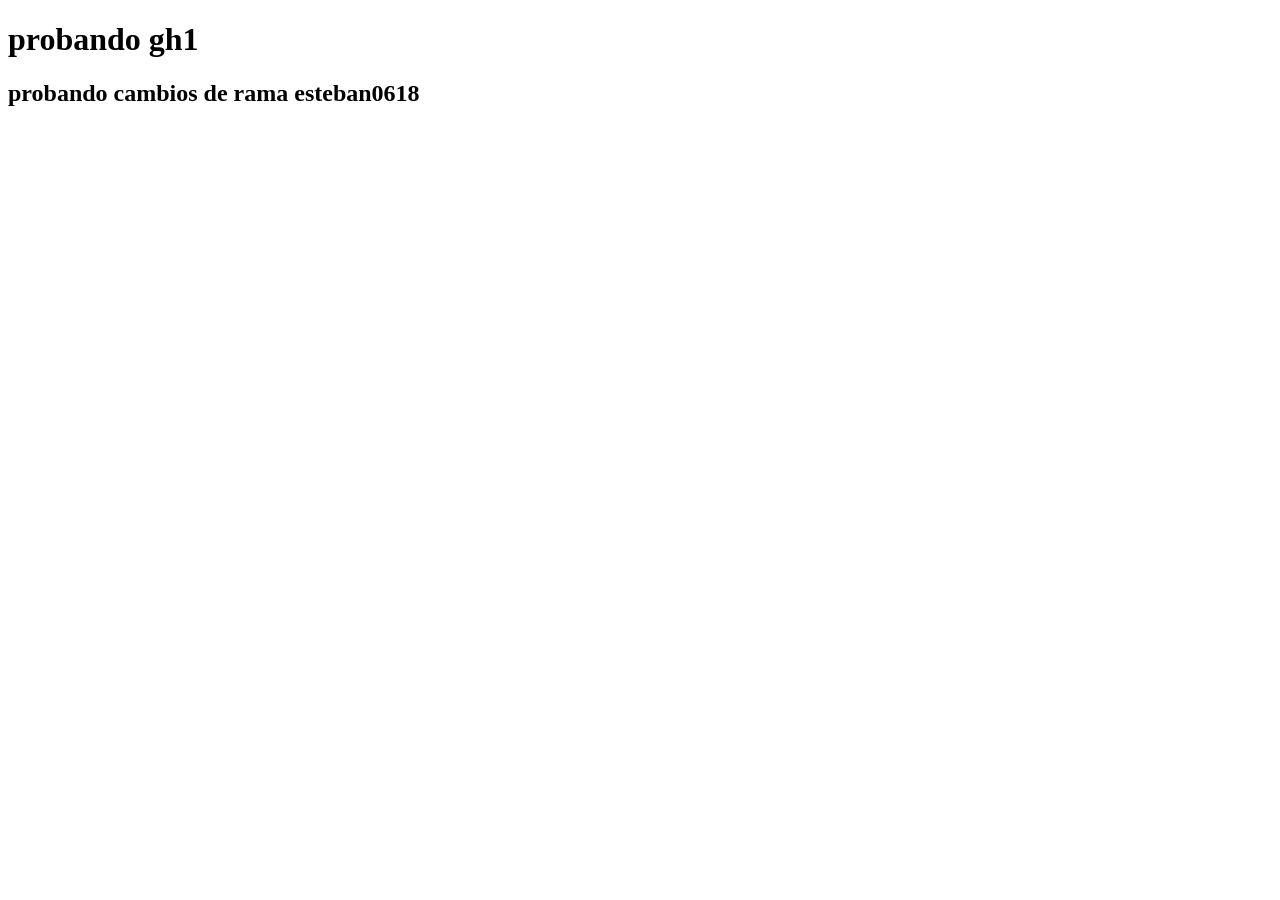
<file: 25_agosto/taller-coderider-ramas/src/salazar1899.html>
<!DOCTYPE html>
<html lang="en">

<head>
    <meta charset="UTF-8">
    <meta name="viewport" content="width=device-width, initial-scale=1.0">
    <title>Document</title>
</head>

<body>
    <h1> probando gh1</h1>
    <h2> probando cambios de rama esteban0618</h2>
</body>

</html>
</file>
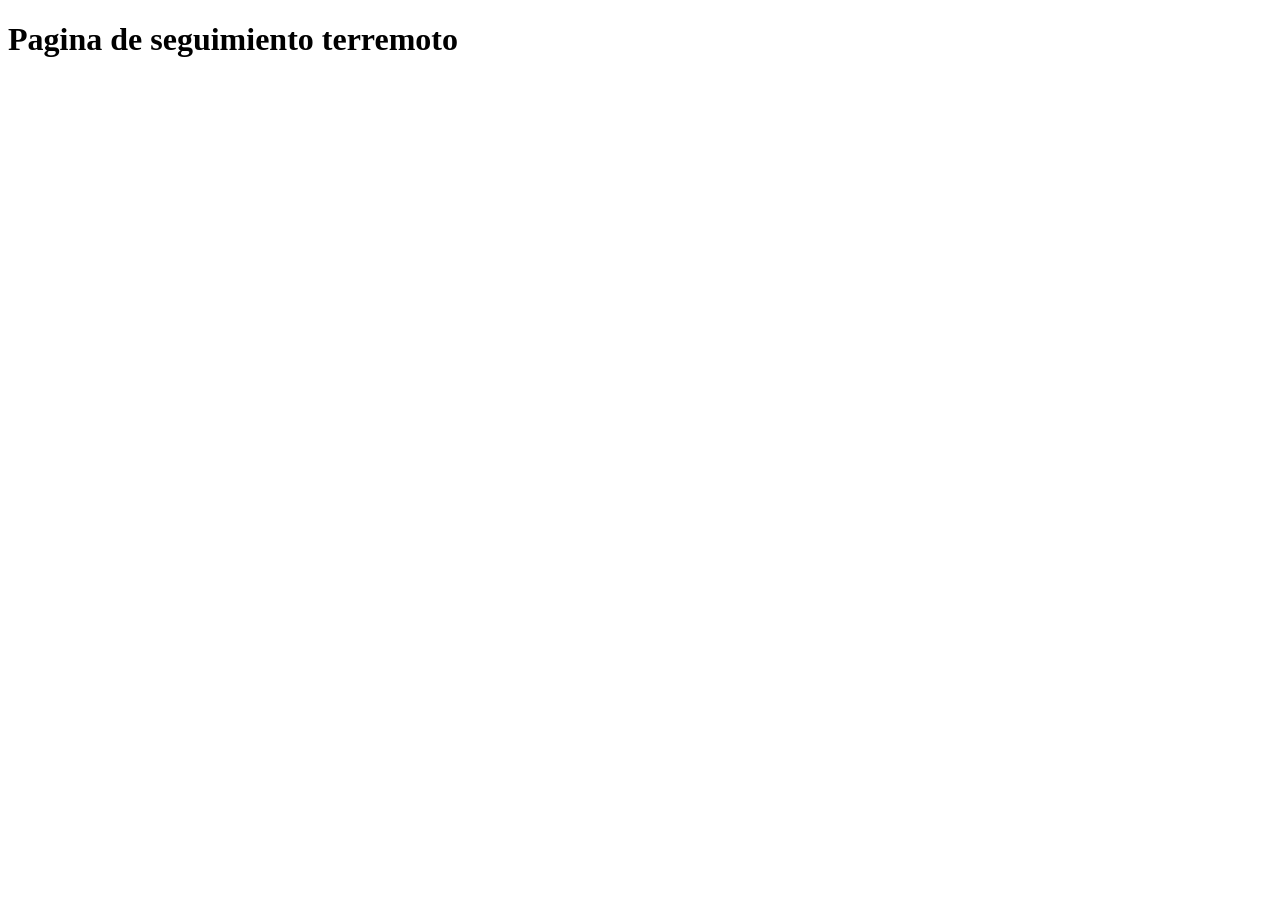
<file: 25_agosto/taller-coderider-ramas/src/terremoto.html>
<!DOCTYPE html>
<html lang="en">

<head>
    <meta charset="UTF-8">
    <meta name="viewport" content="width=device-width, initial-scale=1.0">
    <title>Document</title>
</head>

<body>

    <h1>Pagina de seguimiento terremoto</h1>
</body>

</html>
</file>
<file: style.css>
body {
    font-family: sans-serif;
    margin: 0;
    padding: 20px;
}

.container {
    max-width: 800px;
    margin: 0 auto;
}

h1 {
    text-align: center;
    font-size: 32px;
    margin-bottom: 40px;
    font-weight: bold;
}

.row {
    display: flex;
    align-items: center;
    margin-bottom: 30px;
}

.form-group {
    display: flex;
    align-items: center;
    margin-right: 15px;
}

label {
    font-size: 16px;
    margin-right: 5px;
}

input {
    padding: 2px 5px;
    border: 1px solid #a9a9a9;
    font-size: 14px;
    width: 250px; /* Unificamos el ancho aquí */
}

button {
    padding: 2px 10px;
    background-color: #f0f0f0;
    border: 1px solid #a9a9a9;
    cursor: pointer;
    font-size: 14px;
}

button:active {
    background-color: #e0e0e0;
}

/* Estilos para que los resultados se vean bien */
.resultados {
    margin-top: 40px;
    padding-top: 20px;
    border-top: 1px solid #ccc;
}

.resultados h3 {
    margin-bottom: 15px;
    font-weight: normal;
}

.resultados p, .resultados div {
    margin-bottom: 10px;
    padding: 5px;
    background-color: #f9f9f9;
    border: 1px solid #ddd;
    min-height: 20px; /* Para que no colapsen si están vacíos */
}
</file>
<file: shadows.css>
@import url('https://fonts.googleapis.com/css2?family=Poppins:wght@400;600&display=swap');

:root {
    --bg-color: #1a1c23;
    --card-bg: #1a1c23;
    
    /* Neumorphic Base Shadows */
    --shadow-light: #262a34;
    --shadow-dark: #0e0f12;
    
    /* Neon Base Colors */
    --neon-cyan: #00ffff;
    --neon-magenta: #ff00ff;
    --neon-green: #00ffaa;
    --neon-yellow: #ffee00;

    /* Glow Variables */
    --glow-cyan-1: 0px 0px 20px rgba(0, 255, 255, 0.2);
    --glow-cyan-2: 0px 0px 25px rgba(0, 255, 255, 0.3);
    --glow-cyan-inset: inset 0px 0px 15px rgba(0, 255, 255, 0.2);
    --glow-text-cyan: 0px 0px 8px var(--neon-cyan);
    --glow-text-cyan-lg: 0px 0px 10px var(--neon-cyan);

    --glow-magenta-1: inset 0px 0px 20px rgba(255, 0, 255, 0.2);
    --glow-magenta-2: 0px 0px 25px rgba(255, 0, 255, 0.3);
    --glow-magenta-inset: inset 0px 0px 15px rgba(255, 0, 255, 0.2);
    --glow-text-magenta: 0px 0px 8px var(--neon-magenta);
    --glow-text-magenta-lg: 0px 0px 10px var(--neon-magenta);

    --glow-green-1: inset 0px 0px 30px rgba(0, 255, 170, 0.3);
    --glow-green-2: 0px 0px 25px rgba(0, 255, 170, 0.3);
    --glow-green-inset: inset 0px 0px 15px rgba(0, 255, 170, 0.2);
    --glow-text-green: 0px 0px 15px var(--neon-green);
    --glow-text-green-lg: 0px 0px 10px var(--neon-green);

    --glow-yellow-2: 0px 0px 25px rgba(255, 238, 0, 0.3);
    --glow-yellow-inset: inset 0px 0px 15px rgba(255, 238, 0, 0.2);
    --glow-text-yellow: 0px 0px 10px var(--neon-yellow);

    --border-cyan: rgba(0, 255, 255, 0.5);
    --border-magenta: rgba(255, 0, 255, 0.5);
    --border-green: rgba(0, 255, 170, 0.5);
    --border-yellow: rgba(255, 238, 0, 0.5);

    --select-bg: rgba(0, 255, 170, 0.15);

    /* Inset Variables */
    --inner-light: var(--shadow-light);
    --inner-dark: var(--shadow-dark);
}

/* =========================================
   TOGGLE LOGIC (CSS Checkbox Hack)
   ========================================= */
.global-toggle {
    display: none;
}

/* Kill all Neon when un-checked */
#neon-toggle:not(:checked) ~ .content {
    --neon-cyan: #475569;
    --neon-magenta: #475569;
    --neon-green: #475569;
    --neon-yellow: #475569;

    --glow-cyan-1: 0px 0px 0px transparent;
    --glow-cyan-2: 0px 0px 0px transparent;
    --glow-cyan-inset: inset 0px 0px 0px transparent;
    --glow-text-cyan: 0px 0px 0px transparent;
    --glow-text-cyan-lg: 0px 0px 0px transparent;

    --glow-magenta-1: inset 0px 0px 0px transparent;
    --glow-magenta-2: 0px 0px 0px transparent;
    --glow-magenta-inset: inset 0px 0px 0px transparent;
    --glow-text-magenta: 0px 0px 0px transparent;
    --glow-text-magenta-lg: 0px 0px 0px transparent;

    --glow-green-1: inset 0px 0px 0px transparent;
    --glow-green-2: 0px 0px 0px transparent;
    --glow-green-inset: inset 0px 0px 0px transparent;
    --glow-text-green: 0px 0px 0px transparent;
    --glow-text-green-lg: 0px 0px 0px transparent;

    --glow-yellow-2: 0px 0px 0px transparent;
    --glow-yellow-inset: inset 0px 0px 0px transparent;
    --glow-text-yellow: 0px 0px 0px transparent;

    --border-cyan: transparent;
    --border-magenta: transparent;
    --border-green: transparent;
    --border-yellow: transparent;
    
    --select-bg: transparent;
}

/* Kill all Inset Shadows when un-checked */
#inner-toggle:not(:checked) ~ .content {
    --inner-light: transparent;
    --inner-dark: transparent;
}

/* =========================================
   BASE STYLES
   ========================================= */
body {
    font-family: 'Poppins', -apple-system, BlinkMacSystemFont, sans-serif;
    background-color: #0a001a; /* Fondo ultra oscuro para resaltar el neon */
    color: #e2e8f0;
    margin: 0;
    box-sizing: border-box;
    overflow-x: hidden;
}

.main-wrapper {
    display: flex;
    flex-direction: column;
    align-items: center;
    width: 100%;
    position: relative;
    z-index: 1;
}

.content {
    display: flex;
    flex-direction: column;
    align-items: center;
    min-height: 100vh;
    padding: 60px 20px;
    width: 100%;
    box-sizing: border-box;
}

h1 {
    margin-bottom: 50px;
    font-weight: 600;
    color: #ffffff;
    text-shadow: 0px 0px 15px rgba(255, 255, 255, 0.2);
    text-align: center;
}

.container {
    display: flex;
    gap: 40px;
    flex-wrap: wrap;
    justify-content: center;
    margin-bottom: 80px;
}

/* =========================================
   TOP CARDS: NEON + NEUMORPHISM
   ========================================= */
.card {
    background-color: var(--card-bg);
    width: 290px;
    min-height: 400px;
    height: auto;
    border-radius: 24px;
    display: flex;
    flex-direction: column;
    justify-content: flex-start;
    align-items: center;
    text-align: center;
    padding: 30px;
    box-sizing: border-box;
    transition: all 0.5s cubic-bezier(0.2, 0.8, 0.2, 1);
    border: none;
    position: relative;
}

.card h2 {
    margin-top: 0;
    font-size: 1.4rem;
    font-weight: 600;
    margin-bottom: 15px;
    transition: all 0.3s ease;
}

.card p {
    font-size: 0.85rem;
    line-height: 1.5;
    color: #94a3b8;
    margin-bottom: 25px;
}

.demo-form {
    display: flex;
    flex-direction: column;
    align-items: flex-start;
    width: 100%;
    margin-top: auto;
}

/* 1. Outer Shadow (Extruded) + Cyan Neon */
.outer-shadow {
    box-shadow: 10px 10px 20px var(--shadow-dark), 
               -10px -10px 20px var(--shadow-light);
}
.outer-shadow h2 {
    color: var(--neon-cyan);
    text-shadow: var(--glow-text-cyan);
}
.outer-shadow:hover {
    transform: translateY(-10px);
    box-shadow: 15px 15px 30px var(--shadow-dark), 
               -15px -15px 30px var(--shadow-light),
               var(--glow-cyan-1);
}

/* 2. Inner Shadow (Depressed) + Magenta Neon */
.inner-shadow {
    box-shadow: inset 10px 10px 20px var(--inner-dark),
                inset -10px -10px 20px var(--inner-light);
}
.inner-shadow h2 {
    color: var(--neon-magenta);
    text-shadow: var(--glow-text-magenta);
}
.inner-shadow:hover {
    box-shadow: inset 15px 15px 30px var(--inner-dark),
                inset -15px -15px 30px var(--inner-light),
                var(--glow-magenta-1);
}

/* 3. Interactive Neumorphism + Green Neon */
.neumorphism {
    box-shadow: 10px 10px 20px var(--shadow-dark), 
               -10px -10px 20px var(--shadow-light);
}
.neumorphism h2 {
    color: var(--neon-green);
}
.neumorphism:hover {
    transform: scale(0.96);
    box-shadow: inset 10px 10px 20px var(--inner-dark),
                inset -10px -10px 20px var(--inner-light),
                var(--glow-green-1);
}
.neumorphism:hover h2 {
    text-shadow: var(--glow-text-green);
}

/* =========================================
   UTILITY CLASSES
   ========================================= */
.mt-10 { margin-top: 10px; }
.mt-5 { margin-top: 5px; }
.w-100 { width: 100%; }

/* =========================================
   FORM ELEMENTS (Checkboxes, Radios, Selects)
   ========================================= */

.hidden-input {
    position: absolute;
    opacity: 0;
    cursor: pointer;
    height: 0;
    width: 0;
}

.custom-checkbox-label, .custom-radio-label {
    display: flex;
    align-items: center;
    position: relative;
    padding-left: 36px;
    cursor: pointer;
    font-size: 0.95rem;
    color: #94a3b8;
    transition: color 0.3s;
}

.custom-checkbox-label:hover, .custom-radio-label:hover {
    color: #ffffff;
}

.checkmark, .radiomark {
    position: absolute;
    top: -2px;
    left: 0;
    height: 22px;
    width: 22px;
    background-color: var(--card-bg);
    box-shadow: inset 4px 4px 8px var(--shadow-dark),
                inset -4px -4px 8px var(--shadow-light);
    transition: all 0.3s ease;
    border: 1px solid transparent;
    color: transparent;
    font-size: 0px;
}

.checkmark {
    border-radius: 6px;
}

.radiomark {
    border-radius: 50%;
}

/* The actual tick mark */
.checkmark:after {
    content: "";
    position: absolute;
    display: none;
    left: 7px;
    top: 3px;
    width: 5px;
    height: 10px;
    border: solid transparent;
    border-width: 0px 2px 2px 0px;
    transform: rotate(45deg);
}

.cyan-neon.checkmark:after {
    border-color: var(--neon-cyan);
    box-shadow: 2px 2px 2px rgba(0, 255, 255, 0.2);
}

.magenta-neon.checkmark:after {
    border-color: var(--neon-magenta);
    box-shadow: 2px 2px 2px rgba(255, 0, 255, 0.2);
}

/* Inner Radio Dot */
.radiomark:after {
    content: "";
    position: absolute;
    display: none;
    top: 5px;
    left: 5px;
    width: 10px;
    height: 10px;
    border-radius: 50%;
    background: var(--neon-magenta);
    box-shadow: 0px 0px 8px var(--neon-magenta);
}

/* Checkbox Normal Checked */
.hidden-input:checked + .custom-checkbox-label .checkmark.cyan-neon {
    box-shadow: inset 2px 2px 5px var(--shadow-dark),
                inset -2px -2px 5px var(--shadow-light),
                var(--glow-cyan-inset), 
                0px 0px 8px var(--neon-cyan);
    border: 1px solid var(--neon-cyan);
}
.hidden-input:checked + .custom-checkbox-label .checkmark:after {
    display: block;
}

/* Radio Normal Checked */
.hidden-input:checked + .custom-radio-label .radiomark.magenta-neon {
    box-shadow: inset 2px 2px 5px var(--shadow-dark),
                inset -2px -2px 5px var(--shadow-light),
                var(--glow-magenta-inset), 
                0px 0px 8px var(--neon-magenta);
    border: 1px solid var(--neon-magenta);
}
.hidden-input:checked + .custom-radio-label .radiomark:after {
    display: block;
}

/* NEON TOGGLE CHECKED (Label hack override) */
#neon-toggle:checked ~ .content .label-neon-toggle .checkmark {
    box-shadow: inset 2px 2px 5px var(--shadow-dark),
                inset -2px -2px 5px var(--shadow-light),
                var(--glow-cyan-inset), 
                0px 0px 8px var(--neon-cyan);
    border: 1px solid var(--neon-cyan);
}
#neon-toggle:checked ~ .content .label-neon-toggle .checkmark:after {
    display: block;
}

/* INNER TOGGLE CHECKED (Label hack override) */
#inner-toggle:checked ~ .content .label-inner-toggle .checkmark {
    box-shadow: inset 2px 2px 5px var(--shadow-dark),
                inset -2px -2px 5px var(--shadow-light),
                var(--glow-magenta-inset), 
                0px 0px 8px var(--neon-magenta);
    border: 1px solid var(--neon-magenta);
}
#inner-toggle:checked ~ .content .label-inner-toggle .checkmark:after {
    display: block;
}

/* Select Multiple */
.custom-select {
    width: 100%;
    height: 110px;
    background-color: var(--card-bg);
    color: #94a3b8;
    border: none;
    border-radius: 12px;
    padding: 10px;
    font-family: inherit;
    outline: none;
    box-shadow: inset 6px 6px 12px var(--inner-dark),
                inset -6px -6px 12px var(--inner-light);
}

.custom-select::-webkit-scrollbar {
    width: 8px;
}
.custom-select::-webkit-scrollbar-track {
    background: var(--bg-color);
    border-radius: 10px;
}
.custom-select::-webkit-scrollbar-thumb {
    background: var(--shadow-light);
    border-radius: 10px;
}

.custom-select option {
    padding: 8px 12px;
    border-radius: 6px;
    margin-bottom: 5px;
    cursor: pointer;
    transition: all 0.2s;
    font-size: 0.9rem;
}

.custom-select option:checked {
    background: var(--select-bg);
    color: var(--neon-green);
    text-shadow: var(--glow-text-green);
}

/* =========================================
   BOTTOM GRID: INFO CARDS
   ========================================= */
.explanation {
    max-width: 1100px;
    width: 100%;
    padding: 20px;
    box-sizing: border-box;
}

.explanation h2 {
    text-align: center;
    color: #ffffff;
    margin-bottom: 50px;
    font-weight: 600;
    text-shadow: 0px 0px 10px rgba(255, 255, 255, 0.2);
}

.grid {
    display: grid;
    grid-template-columns: repeat(auto-fit, minmax(280px, 1fr));
    gap: 30px;
}

.info-card {
    background: var(--card-bg);
    padding: 30px;
    border-radius: 20px;
    box-shadow: 8px 8px 16px var(--shadow-dark), 
               -8px -8px 16px var(--shadow-light);
    border: 1px solid transparent; 
    transition: all 0.4s cubic-bezier(0.175, 0.885, 0.32, 1.275);
    display: flex;
    flex-direction: column;
}

.info-card h3 {
    margin-top: 0;
    font-size: 1.15rem;
    margin-bottom: 15px;
    transition: all 0.3s ease;
}

.info-card p {
    font-size: 0.90rem;
    line-height: 1.6;
    color: #94a3b8;
    margin: 0;
}

.cyan-card h3 { color: var(--neon-cyan); }
.magenta-card h3 { color: var(--neon-magenta); }
.green-card h3 { color: var(--neon-green); }
.yellow-card h3 { color: var(--neon-yellow); }

.info-card:hover {
    transform: translateY(-15px) scale(1.03);
    cursor: pointer;
}

.cyan-card:hover {
    border-color: var(--border-cyan);
    box-shadow: inset 5px 5px 15px var(--inner-dark),
                inset -5px -5px 15px var(--inner-light),
                var(--glow-cyan-2),
                var(--glow-cyan-inset);
}
.cyan-card:hover h3 { text-shadow: var(--glow-text-cyan-lg); }

.magenta-card:hover {
    border-color: var(--border-magenta);
    box-shadow: inset 5px 5px 15px var(--inner-dark),
                inset -5px -5px 15px var(--inner-light),
                var(--glow-magenta-2),
                var(--glow-magenta-inset);
}
.magenta-card:hover h3 { text-shadow: var(--glow-text-magenta-lg); }

.green-card:hover {
    border-color: var(--border-green);
    box-shadow: inset 5px 5px 15px var(--inner-dark),
                inset -5px -5px 15px var(--inner-light),
                var(--glow-green-2),
                var(--glow-green-inset);
}
.green-card:hover h3 { text-shadow: var(--glow-text-green-lg); }

.yellow-card:hover {
    border-color: var(--border-yellow);
    box-shadow: inset 5px 5px 15px var(--inner-dark),
                inset -5px -5px 15px var(--inner-light),
                var(--glow-yellow-2),
                var(--glow-yellow-inset);
}
.yellow-card:hover h3 { text-shadow: var(--glow-text-yellow); }

/* =========================================
   TRIQUI (TIC-TAC-TOE) ESTATICO - REPLICA EXACTA FOTO 1
   ========================================= */

.triqui-container {
    position: relative; /* Necesario para posicionar el cuadro trasero */
    --bg-color: #e5d3b3;     /* Madera clara original */
    --hole-color: #d1bfa1;   /* Madera del hueco original */
    --piece-x: #2da2f1;      /* Azul brillante original */
    --piece-o: #ffffff;      /* Blanco original */
    
    background-color: var(--bg-color);
    /* GROSOR REDUCIDO PROPORCIONALMENTE DE LA TABLA SUPERIOR */
    box-shadow: 
        1px 1px 0px #d9c6a5,
        2px 2px 0px #ccb997,
        3px 3px 0px #c0ac89,
        4px 4px 10px rgba(0,0,0,0.8); /* Sombra sobre la madera de abajo */
    border-radius: 12px;
    padding: 15px; /* Borde exterior escalado */
    margin-top: 30px;
    margin-bottom: 30px;
    display: flex;
    flex-direction: column;
    align-items: center;
    max-width: 90vw; /* Para evitar overflow en m\u00f3viles */
    
    /* EFECTO 3D DE TABLERO EN PERSPECTIVA HACIA LA DERECHA (Suavizado) */
    transform: perspective(1000px) rotateX(10deg) rotateY(-15deg);
    transform-style: preserve-3d;
}

/* La segunda madera (la tabla base) */
.triqui-container::before {
    content: "";
    position: absolute;
    /* Borde proporcional escalado (de 40px a 15px) */
    top: -15px;
    bottom: -15px;
    left: -15px;
    right: -15px;
    
    background-color: #d1bfa1; 
    
    /* Textura de la tabla inferior */
    background-image: repeating-linear-gradient(
        to bottom,
        rgba(0,0,0,0.03) 0px,
        rgba(0,0,0,0.03) 2px,
        transparent 2px,
        transparent 5px
    );
    border-radius: 15px; 
    
    z-index: -1;
    
    /* GROSOR DE LA TABLA INFERIOR escalado */
    box-shadow: 
        1px 1px 0px #c7b08b,
        2px 2px 0px #bba37f,
        3px 3px 0px #b09773,
        4px 4px 0px #a48a68,
        5px 5px 0px #987d5d,
        6px 6px 15px rgba(0,0,0,0.6);
}

/* ========================================================
   FONDO ULTRA-COMPLEJO: KALEIDOSCOPIO L\u00cdQUIDO Y NE\u00d3N
   ======================================================== */
body::before, body::after, .main-wrapper::before, .main-wrapper::after {
    content: "";
    position: fixed;
    top: -50vh; bottom: -50vh; left: -50vw; right: -50vw;
    z-index: -10;
    pointer-events: none;
}

/* Capa 1: Nebulosa l\u00edquida de fondo (Overlay) */
body::before {
    background: 
        radial-gradient(circle at 30% 30%, #4a00e0 0%, transparent 40%),
        radial-gradient(circle at 70% 70%, #8e2de2 0%, transparent 50%),
        radial-gradient(circle at 50% 50%, #f000ff 0%, transparent 60%);
    background-size: 150% 150%;
    mix-blend-mode: overlay;
    animation: liquidNebula 15s ease-in-out infinite alternate;
    filter: blur(40px);
}

/* Capa 2: Geometr\u00eda Caleidosc\u00f3pica (Difference = Crea patr\u00f3n de Moir\u00e9 matem\u00e1tico) */
body::after {
    background: repeating-conic-gradient(
        from 0deg at 50% 50%,
        #00ffff 0%,
        #ff0055 5%,
        transparent 10%,
        #7000ff 15%
    );
    mix-blend-mode: difference;
    animation: spinFast 25s linear infinite;
    filter: blur(2px);
    opacity: 0.8;
}

/* Capa 3: Rayos inversos de ne\u00f3n (Color-Dodge = Quemadura de luz intensa hiperrealista) */
.main-wrapper::before {
    background: repeating-conic-gradient(
        from 0deg at 40% 60%,
        #ffcc00 0%,
        transparent 8%,
        #00ffaa 16%,
        transparent 24%
    );
    mix-blend-mode: color-dodge;
    animation: spinReverse 20s linear infinite;
    filter: blur(5px) saturate(250%);
    opacity: 0.7;
}

/* Capa 4: Ondas de choque radiales sutiles (Color-Dodge) */
.main-wrapper::after {
    background: repeating-radial-gradient(
        circle at 50% 50%,
        transparent 0%,
        rgba(0, 255, 255, 0.4) 20px,
        transparent 40px
    );
    mix-blend-mode: color-dodge;
    animation: pulseShockwave 8s linear infinite;
    filter: blur(1px);
    opacity: 0.3;
}

@keyframes liquidNebula {
    0% { background-position: 0% 0%; filter: blur(40px) hue-rotate(0deg); transform: scale(1); }
    100% { background-position: 100% 100%; filter: blur(60px) hue-rotate(90deg); transform: scale(1.2); }
}

@keyframes spinFast {
    0% { transform: rotate(0deg) scale(1.5); }
    100% { transform: rotate(360deg) scale(1.5); }
}

@keyframes spinReverse {
    0% { transform: rotate(360deg) scale(1.5); }
    100% { transform: rotate(0deg) scale(1.5); }
}

@keyframes pulseShockwave {
    0% { transform: scale(1); opacity: 0; }
    50% { opacity: 0.5; }
    100% { transform: scale(2); opacity: 0; }
}



/* Ocultamos o atenuamos el t\u00edtulo ya que no est\u00e1 en la imagen, pero lo mantenemos para contexto */
.triqui-title {
    color: #9c9a96;
    text-shadow: none;
    margin-top: 0;
    margin-bottom: 15px;
    font-size: 1.2rem;
    font-weight: 600;
}

.triqui-board {
    display: grid;
    /* Celdas escaladas de 500x250 a 150x75 (x0.3) */
    grid-template-columns: repeat(3, 150px);
    grid-template-rows: repeat(3, 75px);
    /* Entrel\u00edneas escaladas (de 35px a 10px) */
    gap: 10px;
    transform-style: preserve-3d;
}

.triqui-slot {
    /* Conservamos exactamente el MISMO COLOR del cuadro pero con el efecto de madera antigua */
    background-color: var(--hole-color);
    background-image: 
        repeating-linear-gradient(
            to right,
            rgba(100, 50, 20, 0.005) 0px,
            rgba(100, 50, 20, 0.005) 1px,
            transparent 1px,
            transparent 3px
        ),
        radial-gradient(circle at center, transparent 0%, rgba(139, 69, 19, 0.2) 60%, rgba(90, 40, 10, 0.4) 100%);
    /* Menos border-radius: esquinas m\u00e1s cuadradas (escalado de 4px a 2px) */
    border-radius: 2px;
    /* Sombras combinadas escaladas */
    box-shadow: 
        /* Hueco hundido */
        inset 3px 3px 5px rgba(0,0,0,0.15),
        inset -3px -3px 5px rgba(255,255,255,0.6),
        
        /* Relieve 3D exterior */
        -3px -3px 6px rgba(0, 0, 0, 0.45),
        3px 3px 6px rgba(255, 255, 255, 1);
    display: flex;
    justify-content: center;
    align-items: center;
    transform-style: preserve-3d;
    overflow: hidden;
}


.triqui-piece {
    /* Las fichas se mantienen totalmente est\u00e1ticas en su lugar */
    transform-style: preserve-3d;
    width: 100%;
    height: 100%;
}

/* LA FICHA 'O' (ANILLO MATE CON CENTRO REDONDO) */
.piece-o {
    /* Escalado de 480x230 a 144x69 */
    width: 144px; 
    height: 69px;
    border-radius: 50%;
    
    background: var(--piece-o);
    
    /* Sombra interior negra gruesa escalada de 10px a 3px */
    box-shadow: inset 3px 0 0 0 rgba(0,0,0,0.85);
    
    /* Agujero interior escalado de 120x75 a 36x22.5 */
    -webkit-mask-image: radial-gradient(36px 23px at center, transparent 99%, black 100%);
    mask-image: radial-gradient(36px 23px at center, transparent 99%, black 100%);
    
    filter: drop-shadow(2px 2px 2px rgba(0,0,0,0.45));
}

/* LA FICHA 'X' (CRUZ) */
.piece-x {
    position: relative;
    /* Escalado de 490x240 a 147x72 */
    width: 147px; 
    height: 72px;
    filter: drop-shadow(2px 2px 3px rgba(0,0,0,0.35));
}

.piece-x:before, .piece-x:after {
    content: "";
    position: absolute;
    background: var(--piece-x);
    /* Bordeo m\u00e1ximo escalado (36px a 11px) */
    border-radius: 11px;
    top: 50%;
    left: 50%;
    /* Ajuste milim\u00e9trico escalado: 485x72 -> 145x22 */
    width: 145px; 
    height: 22px; 
    margin-left: -72.5px; /* Mitad de 145px */
    margin-top: -11px; /* Mitad de 22px */
}

/* Ángulo ajustado (22 grados) para que casi rocen la madera sin que se corten las puntas */
.piece-x:before { transform: rotate(22deg); }
.piece-x:after { transform: rotate(-22deg); }
</file>
<file: ordenado/style.css>
/*=========================================================
                    RESET
=========================================================*/

*{
    margin:0;
    padding:0;
    box-sizing:border-box;
}

body{

    background:#d8d8d8;

    display:flex;
    justify-content:center;
    align-items:center;

    min-height:100vh;

    font-family:Arial, Helvetica, sans-serif;

}

/*=========================================================
                    ESCENA
=========================================================*/

.scene{

    position:relative;

    width:1200px;
    height:675px;

    overflow:hidden;

    background:white;

    box-shadow:
        0 25px 60px rgba(0,0,0,.18);

}

/*=========================================================
                    BARRA SUPERIOR
=========================================================*/

.top{

    position:absolute;

    top:0;
    left:0;

    width:100%;
    height:74px;

    background:white;

    z-index:100;

}

.top h1{

    margin-top:8px;
    margin-left:18px;

    font-size:58px;

    font-weight:300;

    color:#222;

}

/*=========================================================
                    CIELO
=========================================================*/

.sky{

    position:absolute;

    top:74px;
    left:0;

    width:100%;
    height:350px;

    overflow:hidden;

    background:

    linear-gradient(

        to bottom,

        #0b30e6 0%,
        #5d65b8 10%,
        #7570c7 22%,
        #907bd3 35%,
        #aa81ca 48%,
        #c787bf 60%,
        #e394b1 72%,
        #f5a49f 84%,
        #ffb78d 100%

    );

}

/*=========================================================
            HALO AZUL GIGANTE
=========================================================*/

.sky::before{

    content:"";

    position:absolute;

    left:50%;
    top:-500px;

    transform:translateX(-50%);

    width: 500px;
    height:1450px;

    border-radius:30%;

    background:

    radial-gradient(

        circle,

        rgba(255,255,255,0) 42%,

        rgba(130,155,255,.08) 72%,

        rgba(255,255,255,0) 100%

    );

}

/*=========================================================
            ATMÓSFERA GENERAL
=========================================================*/

.sky::after{

    content:"";

    position:absolute;

    inset:0;

    background:

        radial-gradient(

            ellipse at center bottom,

            rgba(255,255,255,.20) 0%,

            rgba(255,245,170,.15) 18%,

            rgba(255,205,150,.10) 35%,

            rgba(255,170,160,.05) 50%,

            transparent 70%

        ),

        linear-gradient(

            65deg,

            transparent 15%,

            rgba(255,235,170,.05) 35%,

            rgba(255,180,140,.08) 50%,

            transparent 70%

        ),

        linear-gradient(

            -65deg,

            transparent 15%,

            rgba(255,235,170,.05) 35%,

            rgba(255,180,140,.08) 50%,

            transparent 70%

        );

    filter:blur(25px);

}

/*=========================================================
            HORIZONTE
=========================================================*/

.line{

    position:absolute;

    left:0;

    top:424px;

    width:100%;
    height:px;

    background:

    rgba(255,245,235,.95);

    z-index:20;

    box-shadow:

        0 0 8px rgba(182, 91, 91, 0.9),

        0 0 20px rgba(255,220,180,.7),

        0 0 45px rgba(255,170,150,.3);

}

/*=========================================================
                    AGUA
=========================================================*/

.water{

    position:absolute;

    bottom:0;

    left:0;

    width:100%;
    height:251px;

    background:

    linear-gradient(

        to bottom,

        #ffb99c 0%,

        #ffa48f 5%,

        #ff928b 10%,

        #092a41 18%,

        #000000 35%,

        hsla(203, 21%, 12%, 0.712) 58%,

        #01070c 80%,

        #011322 100%

    );

    overflow:hidden;

}

/*=========================================================
                    SOL
=========================================================*/

.sky{
    position:relative;
}

/* Sol principal */
.sky .sun{

    position:absolute;

    left:50%;
    bottom:-165px;

    transform:translateX(-50%);

    width:360px;
    height:360px;

    border-radius:50%;

    background:

    radial-gradient(circle,

        #ffffff 0%,

        #fffef5 5%,

        #fff8cf 10%,

        #fff08b 18%,

        #ffe24d 28%,

        #ffd24b 40%,

        rgba(255,210,120,.95) 52%,

        rgba(255,180,150,.70) 66%,

        rgba(255,150,170,.40) 80%,

        rgba(255,255,255,0) 100%

    );

    filter:blur(1px);

    z-index:8;

}

/*=========================================================
            HALO EXTERIOR
=========================================================*/

.sky .sun::before{

    content:"";

    position:absolute;

    inset:-180px;

    border-radius:50%;

    background:

    radial-gradient(circle,

        rgba(255,255,255,0) 45%,

        rgba(255,235,180,.08) 70%,

        rgba(180,170,255,.10) 100%

    );

}

/*=========================================================
          HALO ROSADO
=========================================================*/

.sky .sun::after{

    content:"";

    position:absolute;

    inset:-95px;

    border-radius:50%;

    background:

    radial-gradient(circle,

        rgba(255,255,255,0) 55%,

        rgba(255,170,170,.08) 78%,

        rgba(255,255,255,0) 100%

    );

}

/*=========================================================
      RESPLANDOR DEL ATARDECER
=========================================================*/

.sky .sunlight{

    position:absolute;

    inset:0;

    background:

    radial-gradient(

        ellipse at center bottom,

        rgba(255,255,255,.45),

        rgba(255,240,170,.25),

        rgba(255,190,150,.18),

        rgba(255,170,170,.08),

        transparent 70%

    );

    filter:blur(50px);

}

/*=========================================================
            LUZ IZQUIERDA
=========================================================*/

.sky .light-left{

    position:absolute;

    top:-120px;
    left:-260px;

    width:900px;
    height:650px;

    background:

    radial-gradient(

        ellipse at right center,

        rgba(255,235,180,.18),

        rgba(255,190,150,.12),

        transparent 70%

    );

    transform:rotate(-18deg);

    filter:blur(45px);

}

/*=========================================================
            LUZ DERECHA
=========================================================*/

.sky .light-right{

    position:absolute;

    top:-120px;
    right:-260px;

    width:900px;
    height:650px;

    background:

    radial-gradient(

        ellipse at left center,

        rgba(255,235,180,.18),

        rgba(255,190,150,.12),

        transparent 70%

    );

    transform:rotate(18deg);

    filter:blur(45px);

}

/*=========================================================
      BRILLO CENTRAL
=========================================================*/

.sky .glow{

    position:absolute;

    bottom:-20px;

    transform:translateX(-50%);

    width:100px;
    height:100px;

    border-radius:50%;

    background:

    radial-gradient(

        ellipse,

        rgba(255,255,255,.30),

        rgba(255,245,180,.22),

        rgba(255,200,150,.14),

        rgba(255,255,255,0)

    );

    filter:blur(20px);

}

/*=========================================================
      EL SOL QUEDA ESCONDIDO
=========================================================*/

.line{

    z-index:20;

}

.water{

    z-index:100;
}

/*=================================================
            BRILLO DEL HORIZONTE
=================================================*/

.water-glow{

    position:absolute;

    left:50%;
    top:-90px;

    transform:translateX(-50%);

    width:900px;
    height:180px;

    border-radius:50%;

    background:

    radial-gradient(

        ellipse,

        rgba(255,255,255,.45),

        rgba(255,240,180,.32),

        rgba(255,180,140,.20),

        transparent

    );

    filter:blur(18px);

}

/*=================================================
            REFLEJO DEL SOL
=================================================*/

.reflection{

    position:absolute;

    left:50%;

    top:-10px;

    transform:translateX(-100%);

    width:230px;

    height:280px;

    background:

    linear-gradient(

        to bottom,

        rgba(255,255,255,.55),

        rgba(255,245,170,.42),

        rgba(255,185,130,.30),

        rgba(255,140,150,.16),

        transparent

    );

    clip-path:polygon(

        46% 0%,

        54% 0%,

        70% 100%,

        30% 100%

    );

    filter:blur(16px);

}

/*=================================================
              ONDAS
=================================================*/

.waves{

    position:absolute;

    inset:0;

    opacity:.12;

    background:

    repeating-linear-gradient(

        to bottom,

        rgba(255,255,255,.12) 0px,

        rgba(255,255,255,.12) 2px,

        transparent 2px,

        transparent 9px

    );

    filter:blur(.8px);

}

/*=================================================
              NEBLINA
=================================================*/

.mist{

    position:absolute;

    top:-35px;

    left:50%;

    transform:translateX(-50%);

    width:1200px;

    height:120px;

    border-radius:50%;

    background:

    radial-gradient(

        ellipse,

        rgba(255,255,255,.18),

        rgba(255,220,180,.10),

        transparent

    );

    filter:blur(28px);

}

/*=================================================
        PROFUNDIDAD DEL AGUA
=================================================*/

.water::after{

    content:"";

    position:absolute;

    left:0;

    right:0;

    bottom:0;

    height:90px;

    background:

    linear-gradient(

        to bottom,

        transparent,

        rgba(0,50,110,.08),

        rgba(0,60,120,.16)

    );

}

/*=================================================
            MOVIMIENTO SUAVE
=================================================*/

@keyframes shimmer{

    0%{

        transform:
        translateX(-50%)
        scaleX(1);

    }

    50%{

        transform:
        translateX(-50%)
        scaleX(1.03);

    }

    100%{

        transform:
        translateX(-50%)
        scaleX(1);

    }

}

.water-glow{

    animation:shimmer 8s ease-in-out infinite;

}
/*=========================================================
                ABANICO DE LUZ
=========================================================*/

.sky{
    isolation:isolate;
}

.sky::before{

    content:"";

    position:absolute;

    left:50%;
    bottom:-15px;

    transform:translateX(-50%);

    width:1700px;
    height:900px;

    background:
        conic-gradient(
            from 270deg at 50% 100%,

            transparent 0deg,

            rgba(255,240,170,.10) 12deg,

            rgba(255,230,160,.22) 22deg,

            rgba(255,220,150,.38) 36deg,

            rgba(255,205,140,.50) 50deg,

            rgba(255,190,150,.38) 64deg,

            rgba(255,170,170,.18) 82deg,

            transparent 100deg,

            transparent 260deg,

            rgba(255,170,170,.18) 278deg,

            rgba(255,190,150,.38) 296deg,

            rgba(255,205,140,.50) 310deg,

            rgba(255,220,150,.38) 324deg,

            rgba(255,230,160,.22) 338deg,

            rgba(255,240,170,.10) 348deg,

            transparent 360deg
        );

    filter:blur(70px);

    opacity:.65;

    z-index:2;

}

/*=========================================================
                HALO SUPERIOR
=========================================================*/

.sky::after{

    content:"";

    position:absolute;

    left:50%;

    top:-250px;

    transform:translateX(-50%);

    width:1500px;
    height:850px;

    border-radius:50%;

    background:

    radial-gradient(

        ellipse,

        rgba(120,140,255,.18),

        rgba(170,130,255,.14),

        rgba(255,170,180,.10),

        transparent 72%

    );

    filter:blur(55px);

    opacity:.85;

}

/*=========================================================
            REFLEJO HORIZONTAL
=========================================================*/

.water::before{

    content:"";

    position:absolute;

    left:50%;

    top:-40px;

    transform:translateX(-50%);

    width:950px;
    height:180px;

    border-radius:50%;

    background:

    radial-gradient(

        ellipse,

        rgba(255,255,255,.25),

        rgba(255,230,180,.20),

        rgba(255,170,150,.18),

        rgba(160,170,255,.18),

        transparent

    );

    filter:blur(22px);

}

/*=========================================================
          AJUSTE DEL REFLEJO
=========================================================*/

.reflection{

    width:420px;

    height:210px;

    top:-35px;

    opacity:.30;

    clip-path:ellipse(50% 38%);

    background:

    radial-gradient(

        ellipse,

        rgba(255,255,255,.28),

        rgba(255,240,180,.20),

        rgba(255,180,150,.16),

        rgba(120,150,255,.18),

        transparent

    );

    filter:blur(24px);

}

/*=========================================================
            BRILLO DEL HORIZONTE
=========================================================*/

.line{

    height:3px;

    background:#fff7ec;

    box-shadow:

        0 0 12px rgba(255,255,255,.95),

        0 0 25px rgba(255,230,180,.60),

        0 0 55px rgba(255,180,150,.30);

}

/*=========================================================
                AGUA
=========================================================*/

.water{

    background:

    linear-gradient(

        to bottom,

        #ffb39c 0%,

        #ff9f92 4%,

        #ff8c8d 8%,

        #39b2ff 18%,

        #1e9ef5 36%,

        #1189e2 58%,

        #0a79d3 82%,

        #0566c0 100%

    );

}
</file>
